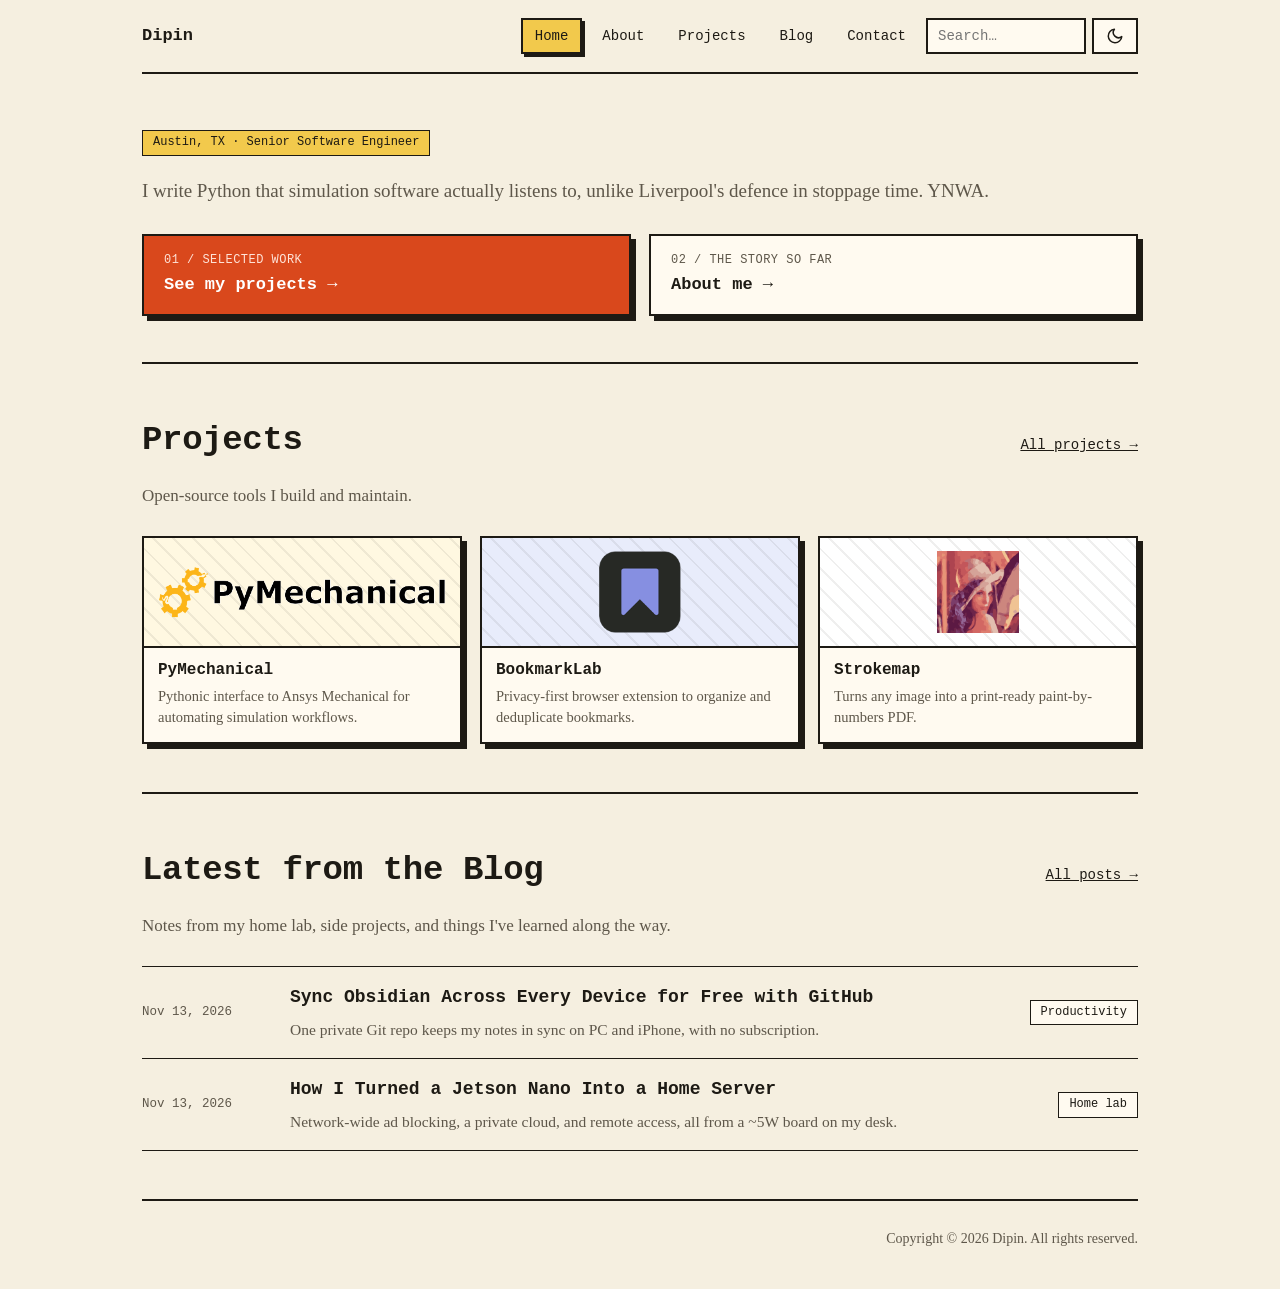
<file: index.html>
<!DOCTYPE html>
<html lang="en">
<head>
<meta charset="utf-8">
<meta name="viewport" content="width=device-width, initial-scale=1, viewport-fit=cover">
<meta name="color-scheme" content="light">
<meta name="description" content="Dipin Nair — Software Engineer with 7+ years building production Python & C++ software for simulation, automation, and developer tooling.">
<title>Dipin Nair — Software Engineer</title>
<link rel="stylesheet" href="assets/css/home.css">
<link rel="stylesheet" href="assets/css/header.css">
<script src="assets/js/search-index.js" defer></script>
<script src="assets/js/site.js" defer></script>
</head>
<body>
<div class="wrap">
<header>
  <a class="logo" href="index.html">Dipin</a>
  <nav id="nav" aria-label="Main navigation"><a href="index.html" aria-current="page">Home</a><a href="about/index.html">About</a><a href="projects/index.html">Projects</a><a href="blog/index.html">Blog</a><a href="contact/index.html">Contact</a><div class="search"><input id="q" type="search" placeholder="Search…" aria-label="Search the site" autocomplete="off"><ul id="results" hidden></ul></div><button class="theme-toggle" id="themeToggle" type="button" aria-label="Switch theme"><svg id="moonIcon" width="18" height="18" viewBox="0 0 24 24" fill="none" stroke="currentColor" stroke-width="2" stroke-linecap="round" stroke-linejoin="round" aria-hidden="true"><path d="M21 12.8A9 9 0 1 1 11.2 3a7 7 0 0 0 9.8 9.8z"/></svg><svg id="sunIcon" hidden width="18" height="18" viewBox="0 0 24 24" fill="none" stroke="currentColor" stroke-width="2" stroke-linecap="round" stroke-linejoin="round" aria-hidden="true"><circle cx="12" cy="12" r="4"/><path d="M12 2v2M12 20v2M4.9 4.9l1.4 1.4M17.7 17.7l1.4 1.4M2 12h2M20 12h2M4.9 19.1l1.4-1.4M17.7 6.3l1.4-1.4"/></svg></button></nav>
</header>

<!-- HOME -->
<main>
  <div class="hero">
    <span class="tag y">Austin, TX · Senior Software Engineer</span>
    <p style="max-width:none">I write Python that simulation software actually listens to, unlike Liverpool's defence in stoppage time. YNWA.</p>
    <div class="ctas">
      <a class="btn pri" href="projects/index.html"><small>01 / Selected work</small><b>See my projects →</b></a>
      <a class="btn" href="about/index.html"><small>02 / The story so far</small><b>About me →</b></a>
    </div>
  </div>

  <section>
    <div class="sh"><h2>Projects</h2><a href="projects/index.html">All projects →</a></div>
    <p class="lead">Open-source tools I build and maintain.</p>
    <div class="mini-row">
      <a class="card" href="projects/pymechanical.html"><div class="thumb" style="--c:#fff8e1"><img src="assets/images/projects/pymechanical-logo.png" alt="" width="2047" height="366"></div><div class="body"><h3>PyMechanical</h3><p>Pythonic interface to Ansys Mechanical for automating simulation workflows.</p></div></a>
      <a class="card" href="projects/bookmarklab.html"><div class="thumb" style="--c:#e8ecfb"><img src="assets/images/projects/bookmarklab-icon.png" alt="" width="128" height="128"></div><div class="body"><h3>BookmarkLab</h3><p>Privacy-first browser extension to organize and deduplicate bookmarks.</p></div></a>
      <a class="card" href="projects/strokemap.html"><div class="thumb" style="--c:#ffffff"><img src="assets/images/projects/strokemap-colorized.png" alt="" width="512" height="512"></div><div class="body"><h3>Strokemap</h3><p>Turns any image into a print-ready paint-by-numbers PDF.</p></div></a>
    </div>
  </section>

  <section>
    <div class="sh"><h2>Latest from the Blog</h2><a href="blog/index.html">All posts →</a></div>
    <p class="lead">Notes from my home lab, side projects, and things I've learned along the way.</p>
    <div>
      <a class="post" href="blog/obsidian-git-sync.html"><time class="meta" datetime="2026-11-13">Nov 13, 2026</time><div><h3>Sync Obsidian Across Every Device for Free with GitHub</h3><p>One private Git repo keeps my notes in sync on PC and iPhone, with no subscription.</p></div><span class="tag">Productivity</span></a>
      <a class="post" href="blog/jetson-nano-home-server.html"><time class="meta" datetime="2026-11-13">Nov 13, 2026</time><div><h3>How I Turned a Jetson Nano Into a Home Server</h3><p>Network-wide ad blocking, a private cloud, and remote access, all from a ~5W board on my desk.</p></div><span class="tag">Home lab</span></a>
    </div>
  </section>
</main>

<footer>Copyright © <span id="year"></span> Dipin. All rights reserved.</footer>
</div>
</body>
</html>
</file>
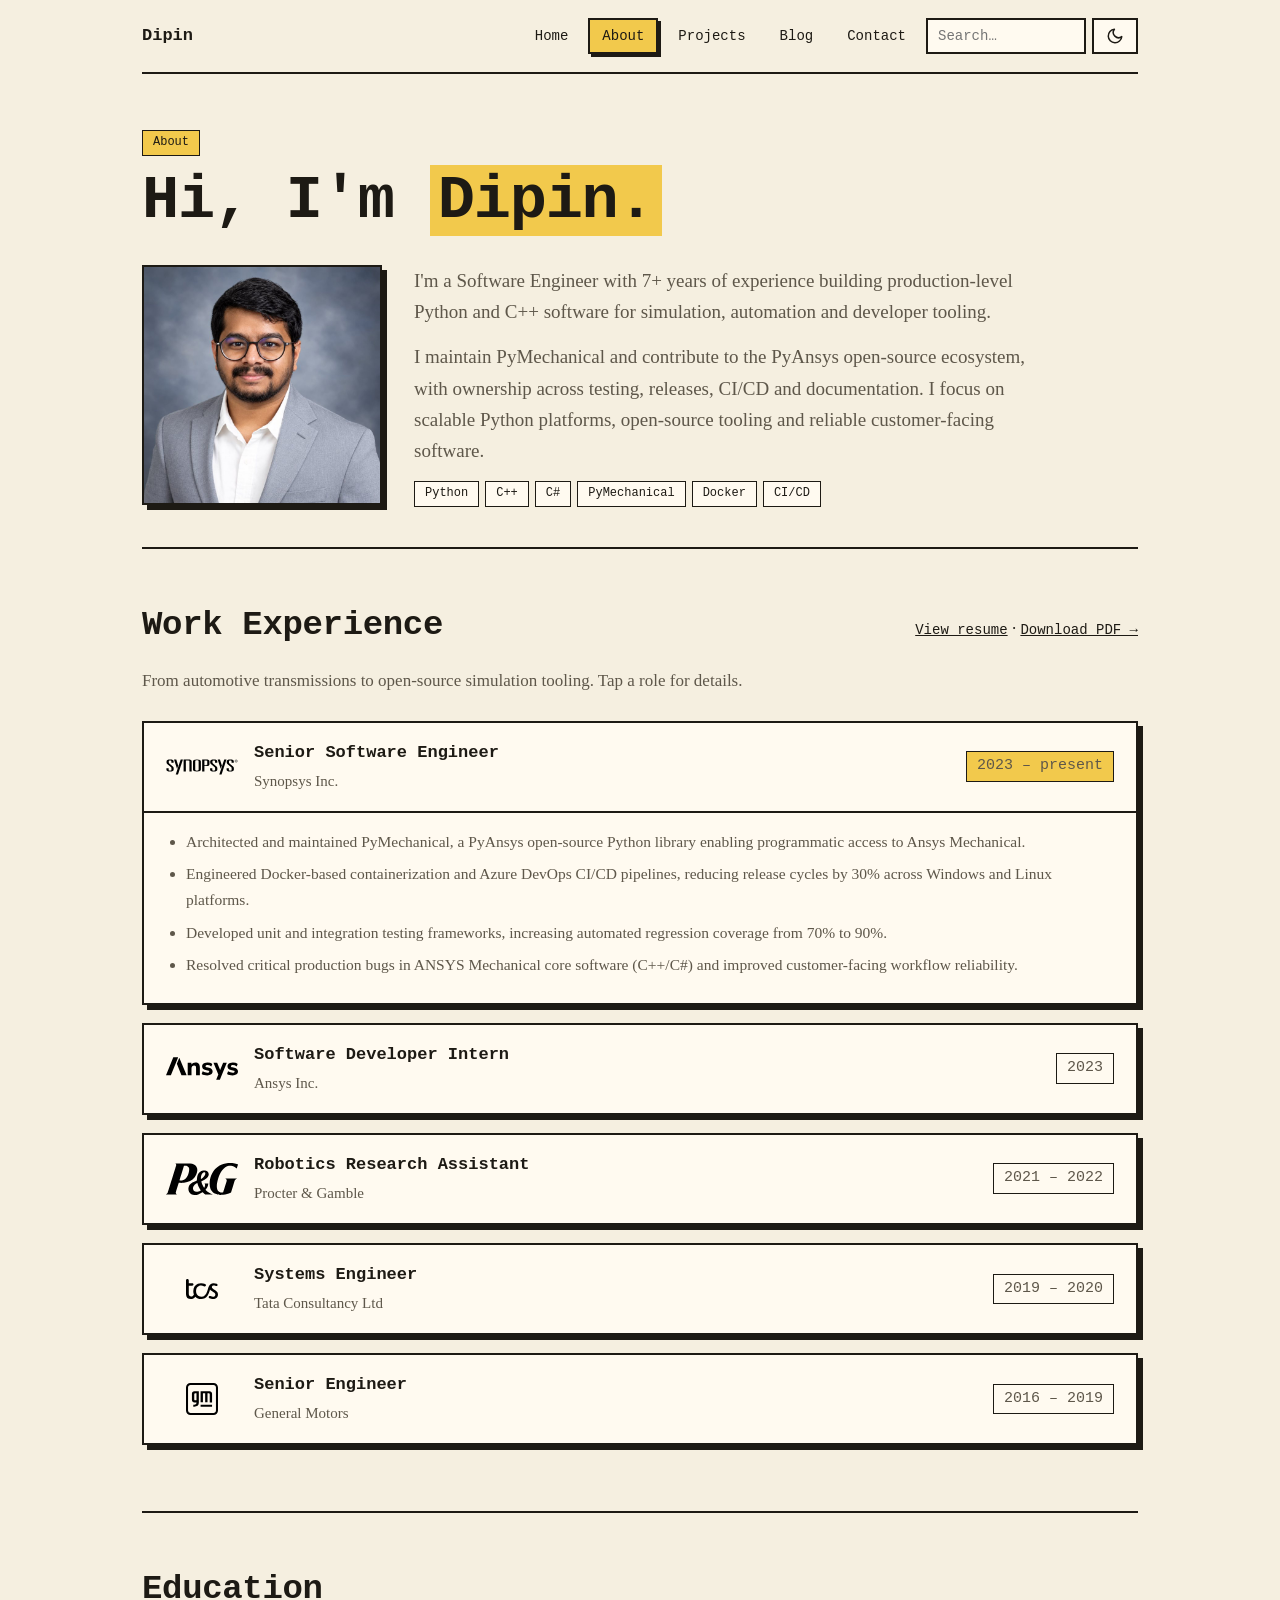
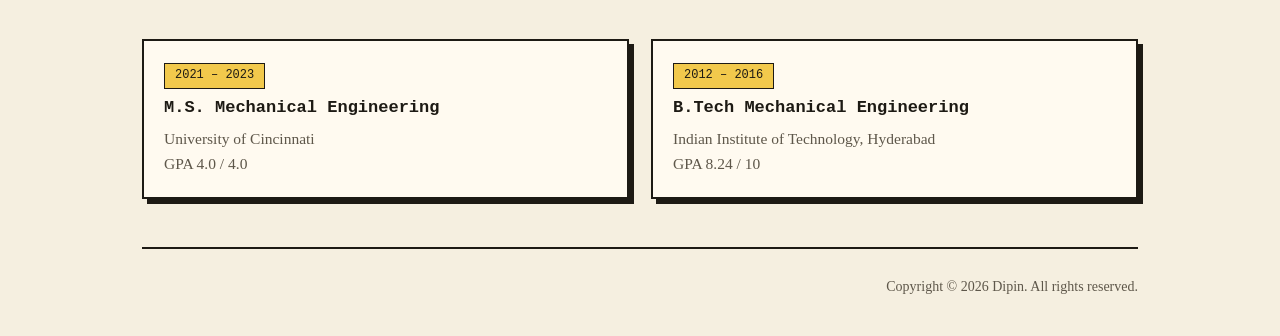
<file: about/index.html>
<!DOCTYPE html>
<html lang="en">
<head>
<meta charset="utf-8">
<meta name="viewport" content="width=device-width, initial-scale=1, viewport-fit=cover">
<meta name="color-scheme" content="light">
<meta name="description" content="About Dipin Nair: work experience and education of a software engineer building Python and C++ simulation tooling.">
<title>About — Dipin Nair</title>
<link rel="stylesheet" href="../assets/css/home.css">
<link rel="stylesheet" href="../assets/css/header.css">
<script src="../assets/js/search-index.js" defer></script>
<script src="../assets/js/site.js" defer></script>
</head>
<body>
<div class="wrap">
<header>
  <a class="logo" href="../index.html">Dipin</a>
  <nav id="nav" aria-label="Main navigation"><a href="../index.html">Home</a><a href="index.html" aria-current="page">About</a><a href="../projects/index.html">Projects</a><a href="../blog/index.html">Blog</a><a href="../contact/index.html">Contact</a><div class="search"><input id="q" type="search" placeholder="Search…" aria-label="Search the site" autocomplete="off"><ul id="results" hidden></ul></div><button class="theme-toggle" id="themeToggle" type="button" aria-label="Switch theme"><svg id="moonIcon" width="18" height="18" viewBox="0 0 24 24" fill="none" stroke="currentColor" stroke-width="2" stroke-linecap="round" stroke-linejoin="round" aria-hidden="true"><path d="M21 12.8A9 9 0 1 1 11.2 3a7 7 0 0 0 9.8 9.8z"/></svg><svg id="sunIcon" hidden width="18" height="18" viewBox="0 0 24 24" fill="none" stroke="currentColor" stroke-width="2" stroke-linecap="round" stroke-linejoin="round" aria-hidden="true"><circle cx="12" cy="12" r="4"/><path d="M12 2v2M12 20v2M4.9 4.9l1.4 1.4M17.7 17.7l1.4 1.4M2 12h2M20 12h2M4.9 19.1l1.4-1.4M17.7 6.3l1.4-1.4"/></svg></button></nav>
</header>

<main>
  <div class="hero" style="padding-bottom:40px">
    <span class="tag y">About</span>
    <h1>Hi, I'm <span>Dipin.</span></h1>
    <div class="about" style="margin-top:30px">
      <img class="avatar" src="../assets/images/profile.jpg" alt="Portrait of Dipin Nair" width="768" height="768">
      <div>
        <p>I'm a Software Engineer with 7+ years of experience building production-level Python and C++ software for simulation, automation and developer tooling.</p>
        <p>I maintain PyMechanical and contribute to the PyAnsys open-source ecosystem, with ownership across testing, releases, CI/CD and documentation. I focus on scalable Python platforms, open-source tooling and reliable customer-facing software.</p>
        <div class="tags"><span class="tag">Python</span><span class="tag">C++</span><span class="tag">C#</span><span class="tag">PyMechanical</span><span class="tag">Docker</span><span class="tag">CI/CD</span></div>
      </div>
    </div>
  </div>

  <section>
    <div class="sh"><h2>Work Experience</h2><span><a href="https://dipinknair.github.io/resume/" target="_blank" rel="noopener noreferrer">View resume</a> · <a href="https://raw.githubusercontent.com/dipinknair/resume/main/DIPIN_KN_Resume.pdf">Download PDF →</a></span></div>
    <p class="lead">From automotive transmissions to open-source simulation tooling. Tap a role for details.</p>
    <details class="job" open><summary><div class="co"><img src="../assets/images/logos/synopsys.svg" alt=""><div><b>Senior Software Engineer</b><span>Synopsys Inc.</span></div></div><span class="tag y">2023 – present</span></summary>
    <ul><li>Architected and maintained PyMechanical, a PyAnsys open-source Python library enabling programmatic access to Ansys Mechanical.</li><li>Engineered Docker-based containerization and Azure DevOps CI/CD pipelines, reducing release cycles by 30% across Windows and Linux platforms.</li><li>Developed unit and integration testing frameworks, increasing automated regression coverage from 70% to 90%.</li><li>Resolved critical production bugs in ANSYS Mechanical core software (C++/C#) and improved customer-facing workflow reliability.</li></ul></details>
    <details class="job"><summary><div class="co"><img src="../assets/images/logos/ansys.svg" alt=""><div><b>Software Developer Intern</b><span>Ansys Inc.</span></div></div><span class="tag">2023</span></summary>
    <ul><li>Contributed ANSYS Mechanical release features with the Linear Dynamics team, supporting production C++/C# development workflows.</li><li>Validated changes through Windows/Linux developer builds, Azure pipelines, and ARM tests before integration.</li><li>Applied COM principles to extend Mechanical interfaces and partnered with test teams to triage defects and document release functionality.</li></ul></details>
    <details class="job"><summary><div class="co"><img src="../assets/images/logos/pg.svg" alt=""><div><b>Robotics Research Assistant</b><span>Procter &amp; Gamble</span></div></div><span class="tag">2021 – 2022</span></summary>
    <ul><li>Automated fragrance consumption analysis for 600+ air fresheners using robotic batch testing workflows.</li><li>Enabled robot weighing, QR-code computer vision, and validated data uploads to Siemens server workflows.</li><li>Created a Python PyQt GUI to improve customer interaction and standardize test execution.</li></ul></details>
    <details class="job"><summary><div class="co"><img src="../assets/images/logos/tcs.svg" alt=""><div><b>Systems Engineer</b><span>Tata Consultancy Ltd</span></div></div><span class="tag">2019 – 2020</span></summary>
    <ul><li>Earned Design for Six Sigma Black Belt certification by supervising 2 projects as team leader and facilitator.</li><li>Coordinated development of 12 efficiency modules in MASTA software using C++.</li><li>Led a cross-functional team of 4 to automate meshing in SimLab using JavaScript for simulation analysis.</li></ul></details>
    <details class="job"><summary><div class="co"><img src="../assets/images/logos/gm.svg" alt=""><div><b>Senior Engineer</b><span>General Motors</span></div></div><span class="tag">2016 – 2019</span></summary>
    <ul><li>Automated Abaqus system modeling with VBA scripting, reducing manual effort by 85%.</li><li>Earned 7 recognitions, including Work of Wonder and Pat on the Back, for transmission efficiency optimization.</li></ul></details>
  </section>

  <section>
    <h2>Education</h2>
    <div class="grid" style="margin-top:22px">
      <div class="card"><div class="body"><span class="tag y">2021 – 2023</span><h3>M.S. Mechanical Engineering</h3><p>University of Cincinnati<br>GPA 4.0 / 4.0</p></div></div>
      <div class="card"><div class="body"><span class="tag y">2012 – 2016</span><h3>B.Tech Mechanical Engineering</h3><p>Indian Institute of Technology, Hyderabad<br>GPA 8.24 / 10</p></div></div>
    </div>
  </section>
</main>

<footer>Copyright © <span id="year"></span> Dipin. All rights reserved.</footer>
</div>
</body>
</html>
</file>
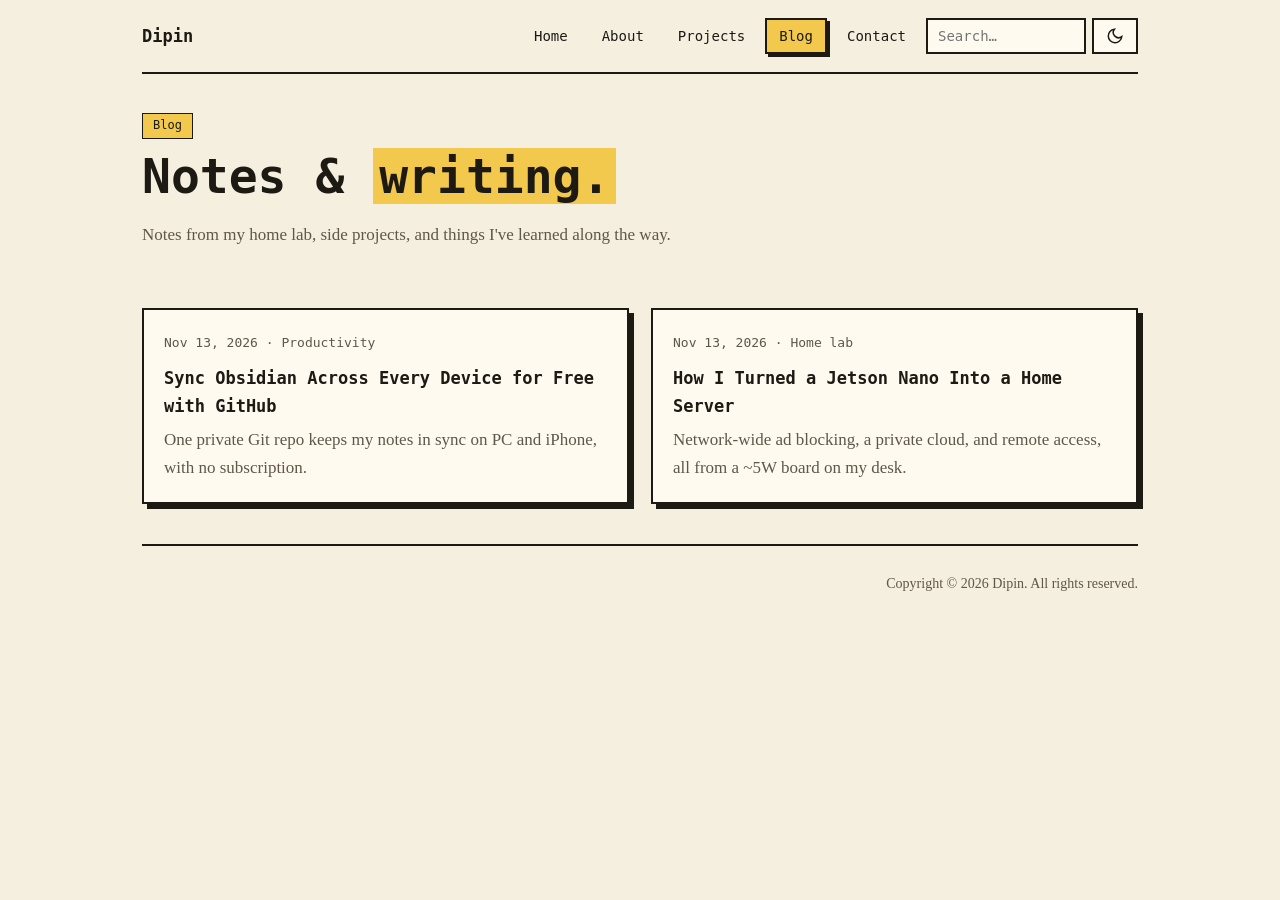
<file: blog/index.html>
<!DOCTYPE html>
<html lang="en">
<head>
  <meta charset="utf-8">
  <meta name="viewport" content="width=device-width, initial-scale=1">
  <meta name="description" content="Notes from my home lab, side projects, and things I've learned along the way.">
  <title>Blog — Dipin Nair</title>
  <link rel="stylesheet" href="../assets/css/standalone.css">
  <link rel="stylesheet" href="../assets/css/header.css">
  <script src="../assets/js/search-index.js" defer></script>
  <script src="../assets/js/site.js" defer></script>
</head>
<body>
<div class="wrap">
  <header>
    <a class="logo" href="../index.html">Dipin</a>
    <nav id="nav" aria-label="Main navigation">
      <a href="../index.html">Home</a>
      <a href="../about/index.html">About</a>
      <a href="../projects/index.html">Projects</a>
      <a href="index.html" aria-current="page">Blog</a>
      <a href="../contact/index.html">Contact</a>
      <div class="search">
        <input id="q" type="search" placeholder="Search…" aria-label="Search the site" autocomplete="off">
        <ul id="results" hidden></ul>
      </div>
      <button class="theme-toggle" id="themeToggle" type="button" aria-label="Switch theme">
        <svg id="moonIcon" width="18" height="18" viewBox="0 0 24 24" fill="none" stroke="currentColor" stroke-width="2" aria-hidden="true"><path d="M21 12.8A9 9 0 1 1 11.2 3a7 7 0 0 0 9.8 9.8z"/></svg>
        <svg id="sunIcon" hidden width="18" height="18" viewBox="0 0 24 24" fill="none" stroke="currentColor" stroke-width="2" aria-hidden="true"><circle cx="12" cy="12" r="4"/><path d="M12 2v2M12 20v2M4.9 4.9l1.4 1.4M17.7 17.7l1.4 1.4M2 12h2M20 12h2M4.9 19.1l1.4-1.4M17.7 6.3l1.4-1.4"/></svg>
      </button>
    </nav>
  </header>
  <main>
    <section class="hero">
      <span class="tag highlight">Blog</span>
      <h1>Notes &amp; <span>writing.</span></h1>
      <p class="lead">Notes from my home lab, side projects, and things I've learned along the way.</p>
    </section>
    <section class="grid" aria-label="Blog posts">
      <a class="card" href="obsidian-git-sync.html">
        <div class="body">
          <time class="meta" datetime="2026-11-13">Nov 13, 2026 · Productivity</time>
          <h2>Sync Obsidian Across Every Device for Free with GitHub</h2>
          <p>One private Git repo keeps my notes in sync on PC and iPhone, with no subscription.</p>
        </div>
      </a>
      <a class="card" href="jetson-nano-home-server.html">
        <div class="body">
          <time class="meta" datetime="2026-11-13">Nov 13, 2026 · Home lab</time>
          <h2>How I Turned a Jetson Nano Into a Home Server</h2>
          <p>Network-wide ad blocking, a private cloud, and remote access, all from a ~5W board on my desk.</p>
        </div>
      </a>
    </section>
  </main>
  <footer>Copyright © <span id="year"></span> Dipin. All rights reserved.</footer>
</div>
</body>
</html>
</file>
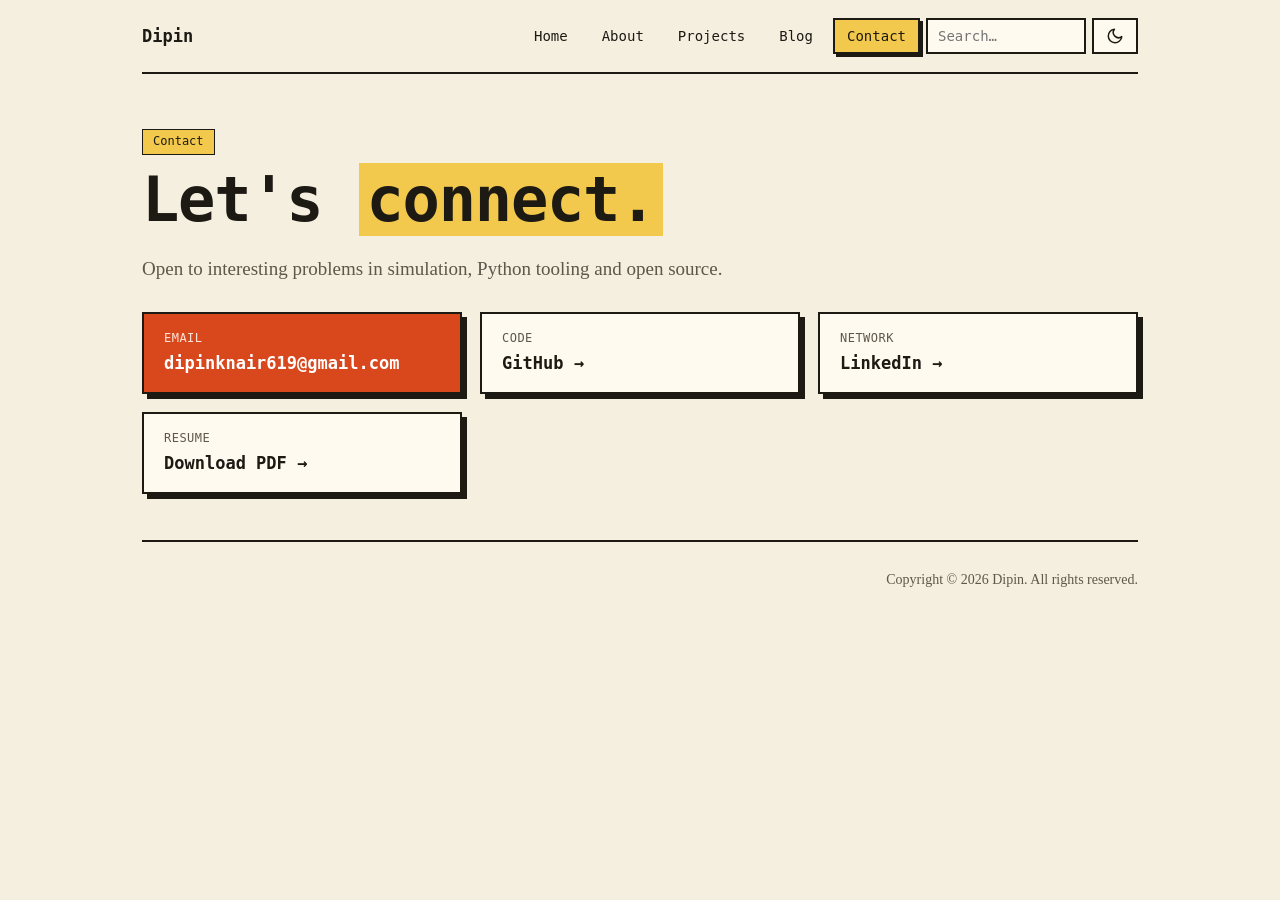
<file: contact/index.html>
<!DOCTYPE html>
<html lang="en">
<head>
<meta charset="utf-8">
<meta name="viewport" content="width=device-width, initial-scale=1, viewport-fit=cover">
<meta name="color-scheme" content="light">
<meta name="description" content="Contact Dipin Nair by email, GitHub, or LinkedIn, or download the resume.">
<title>Contact — Dipin Nair</title>
<link rel="stylesheet" href="../assets/css/home.css">
<link rel="stylesheet" href="../assets/css/header.css">
<script src="../assets/js/search-index.js" defer></script>
<script src="../assets/js/site.js" defer></script>
</head>
<body>
<div class="wrap">
<header>
  <a class="logo" href="../index.html">Dipin</a>
  <nav id="nav" aria-label="Main navigation"><a href="../index.html">Home</a><a href="../about/index.html">About</a><a href="../projects/index.html">Projects</a><a href="../blog/index.html">Blog</a><a href="index.html" aria-current="page">Contact</a><div class="search"><input id="q" type="search" placeholder="Search…" aria-label="Search the site" autocomplete="off"><ul id="results" hidden></ul></div><button class="theme-toggle" id="themeToggle" type="button" aria-label="Switch theme"><svg id="moonIcon" width="18" height="18" viewBox="0 0 24 24" fill="none" stroke="currentColor" stroke-width="2" stroke-linecap="round" stroke-linejoin="round" aria-hidden="true"><path d="M21 12.8A9 9 0 1 1 11.2 3a7 7 0 0 0 9.8 9.8z"/></svg><svg id="sunIcon" hidden width="18" height="18" viewBox="0 0 24 24" fill="none" stroke="currentColor" stroke-width="2" stroke-linecap="round" stroke-linejoin="round" aria-hidden="true"><circle cx="12" cy="12" r="4"/><path d="M12 2v2M12 20v2M4.9 4.9l1.4 1.4M17.7 17.7l1.4 1.4M2 12h2M20 12h2M4.9 19.1l1.4-1.4M17.7 6.3l1.4-1.4"/></svg></button></nav>
</header>

<main>
  <div class="hero">
    <span class="tag y">Contact</span>
    <h1>Let's <span>connect.</span></h1>
    <p style="max-width:none">Open to interesting problems in simulation, Python tooling and open source.</p>
    <div class="ctas">
      <a class="btn pri" href="mailto:dipinknair619@gmail.com"><small>Email</small><b>dipinknair619@gmail.com</b></a>
      <a class="btn" href="https://github.com/dipinknair" target="_blank" rel="noopener noreferrer"><small>Code</small><b>GitHub →</b></a>
      <a class="btn" href="https://linkedin.com/in/dipinknair619" target="_blank" rel="noopener noreferrer"><small>Network</small><b>LinkedIn →</b></a>
      <a class="btn" href="https://raw.githubusercontent.com/dipinknair/resume/main/DIPIN_KN_Resume.pdf"><small>Resume</small><b>Download PDF →</b></a>
    </div>
  </div>
</main>

<footer>Copyright © <span id="year"></span> Dipin. All rights reserved.</footer>
</div>
</body>
</html>
</file>
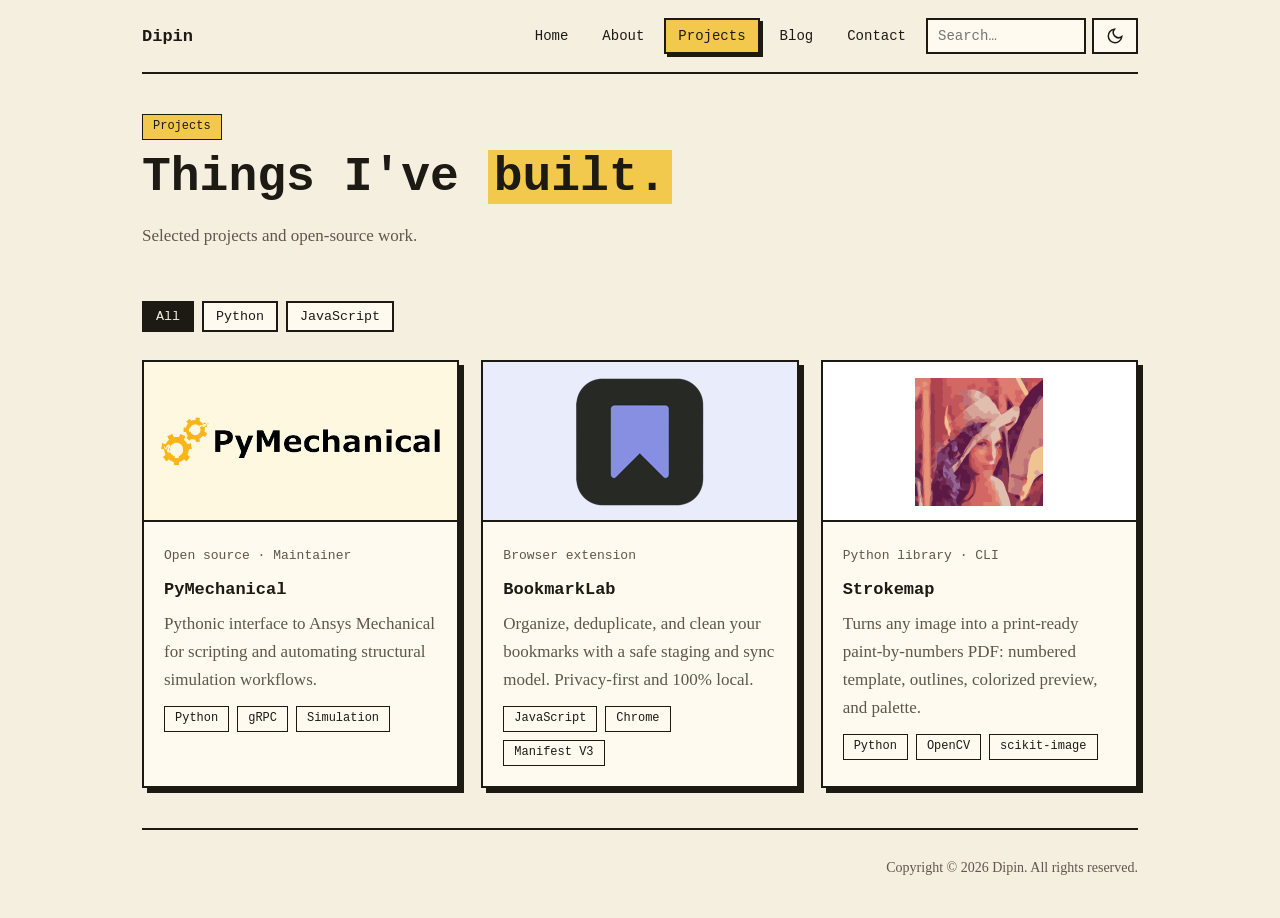
<file: projects/index.html>
<!DOCTYPE html>
<html lang="en">
<head>
  <meta charset="utf-8">
  <meta name="viewport" content="width=device-width, initial-scale=1">
  <meta name="description" content="Selected software and open-source projects by Dipin Nair.">
  <title>Projects — Dipin Nair</title>
  <link rel="stylesheet" href="../assets/css/standalone.css">
  <link rel="stylesheet" href="../assets/css/header.css">
  <script src="../assets/js/search-index.js" defer></script>
  <script src="../assets/js/site.js" defer></script>
</head>
<body>
<div class="wrap">
  <header>
    <a class="logo" href="../index.html">Dipin</a>
    <nav id="nav" aria-label="Main navigation">
      <a href="../index.html">Home</a>
      <a href="../about/index.html">About</a>
      <a href="index.html" aria-current="page">Projects</a>
      <a href="../blog/index.html">Blog</a>
      <a href="../contact/index.html">Contact</a>
      <div class="search">
        <input id="q" type="search" placeholder="Search…" aria-label="Search the site" autocomplete="off">
        <ul id="results" hidden></ul>
      </div>
      <button class="theme-toggle" id="themeToggle" type="button" aria-label="Switch theme">
        <svg id="moonIcon" width="18" height="18" viewBox="0 0 24 24" fill="none" stroke="currentColor" stroke-width="2" aria-hidden="true"><path d="M21 12.8A9 9 0 1 1 11.2 3a7 7 0 0 0 9.8 9.8z"/></svg>
        <svg id="sunIcon" hidden width="18" height="18" viewBox="0 0 24 24" fill="none" stroke="currentColor" stroke-width="2" aria-hidden="true"><circle cx="12" cy="12" r="4"/><path d="M12 2v2M12 20v2M4.9 4.9l1.4 1.4M17.7 17.7l1.4 1.4M2 12h2M20 12h2M4.9 19.1l1.4-1.4M17.7 6.3l1.4-1.4"/></svg>
      </button>
    </nav>
  </header>
  <main>
    <section class="hero">
      <span class="tag highlight">Projects</span>
      <h1>Things I've <span>built.</span></h1>
      <p class="lead">Selected projects and open-source work.</p>
    </section>
    <section aria-label="Project list">
      <div class="chips" aria-label="Filter projects">
        <button type="button" data-filter="all" aria-pressed="true">All</button>
        <button type="button" data-filter="python" aria-pressed="false">Python</button>
        <button type="button" data-filter="javascript" aria-pressed="false">JavaScript</button>
      </div>
      <div class="grid" id="projectGrid">
        <a class="card" data-cat="python" href="pymechanical.html">
          <div class="thumb" style="--tile:#fff8e1"><img src="../assets/images/projects/pymechanical-logo.png" alt="PyMechanical logo" width="2047" height="366"></div>
          <div class="body"><span class="meta">Open source · Maintainer</span><h2>PyMechanical</h2><p>Pythonic interface to Ansys Mechanical for scripting and automating structural simulation workflows.</p><div class="tags"><span class="tag">Python</span><span class="tag">gRPC</span><span class="tag">Simulation</span></div></div>
        </a>
        <a class="card" data-cat="javascript" href="bookmarklab.html">
          <div class="thumb" style="--tile:#e8ecfb"><img src="../assets/images/projects/bookmarklab-icon.png" alt="BookmarkLab app icon" width="128" height="128"></div>
          <div class="body"><span class="meta">Browser extension</span><h2>BookmarkLab</h2><p>Organize, deduplicate, and clean your bookmarks with a safe staging and sync model. Privacy-first and 100% local.</p><div class="tags"><span class="tag">JavaScript</span><span class="tag">Chrome</span><span class="tag">Manifest V3</span></div></div>
        </a>
        <a class="card" data-cat="python" href="strokemap.html">
          <div class="thumb" style="--tile:#ffffff"><img src="../assets/images/projects/strokemap-colorized.png" alt="Colorized paint-by-numbers preview generated by Strokemap" width="512" height="512"></div>
          <div class="body"><span class="meta">Python library · CLI</span><h2>Strokemap</h2><p>Turns any image into a print-ready paint-by-numbers PDF: numbered template, outlines, colorized preview, and palette.</p><div class="tags"><span class="tag">Python</span><span class="tag">OpenCV</span><span class="tag">scikit-image</span></div></div>
        </a>
      </div>
    </section>
  </main>
  <footer>Copyright © <span id="year"></span> Dipin. All rights reserved.</footer>
</div>
<script>
  const filters = document.querySelectorAll('[data-filter]');
  const cards = document.querySelectorAll('#projectGrid [data-cat]');
  filters.forEach((filter) => {
    filter.addEventListener('click', () => {
      const selected = filter.dataset.filter;
      filters.forEach((item) => item.setAttribute('aria-pressed', String(item === filter)));
      cards.forEach((card) => {
        card.hidden = selected !== 'all' && card.dataset.cat !== selected;
      });
    });
  });
</script>
</body>
</html>
</file>
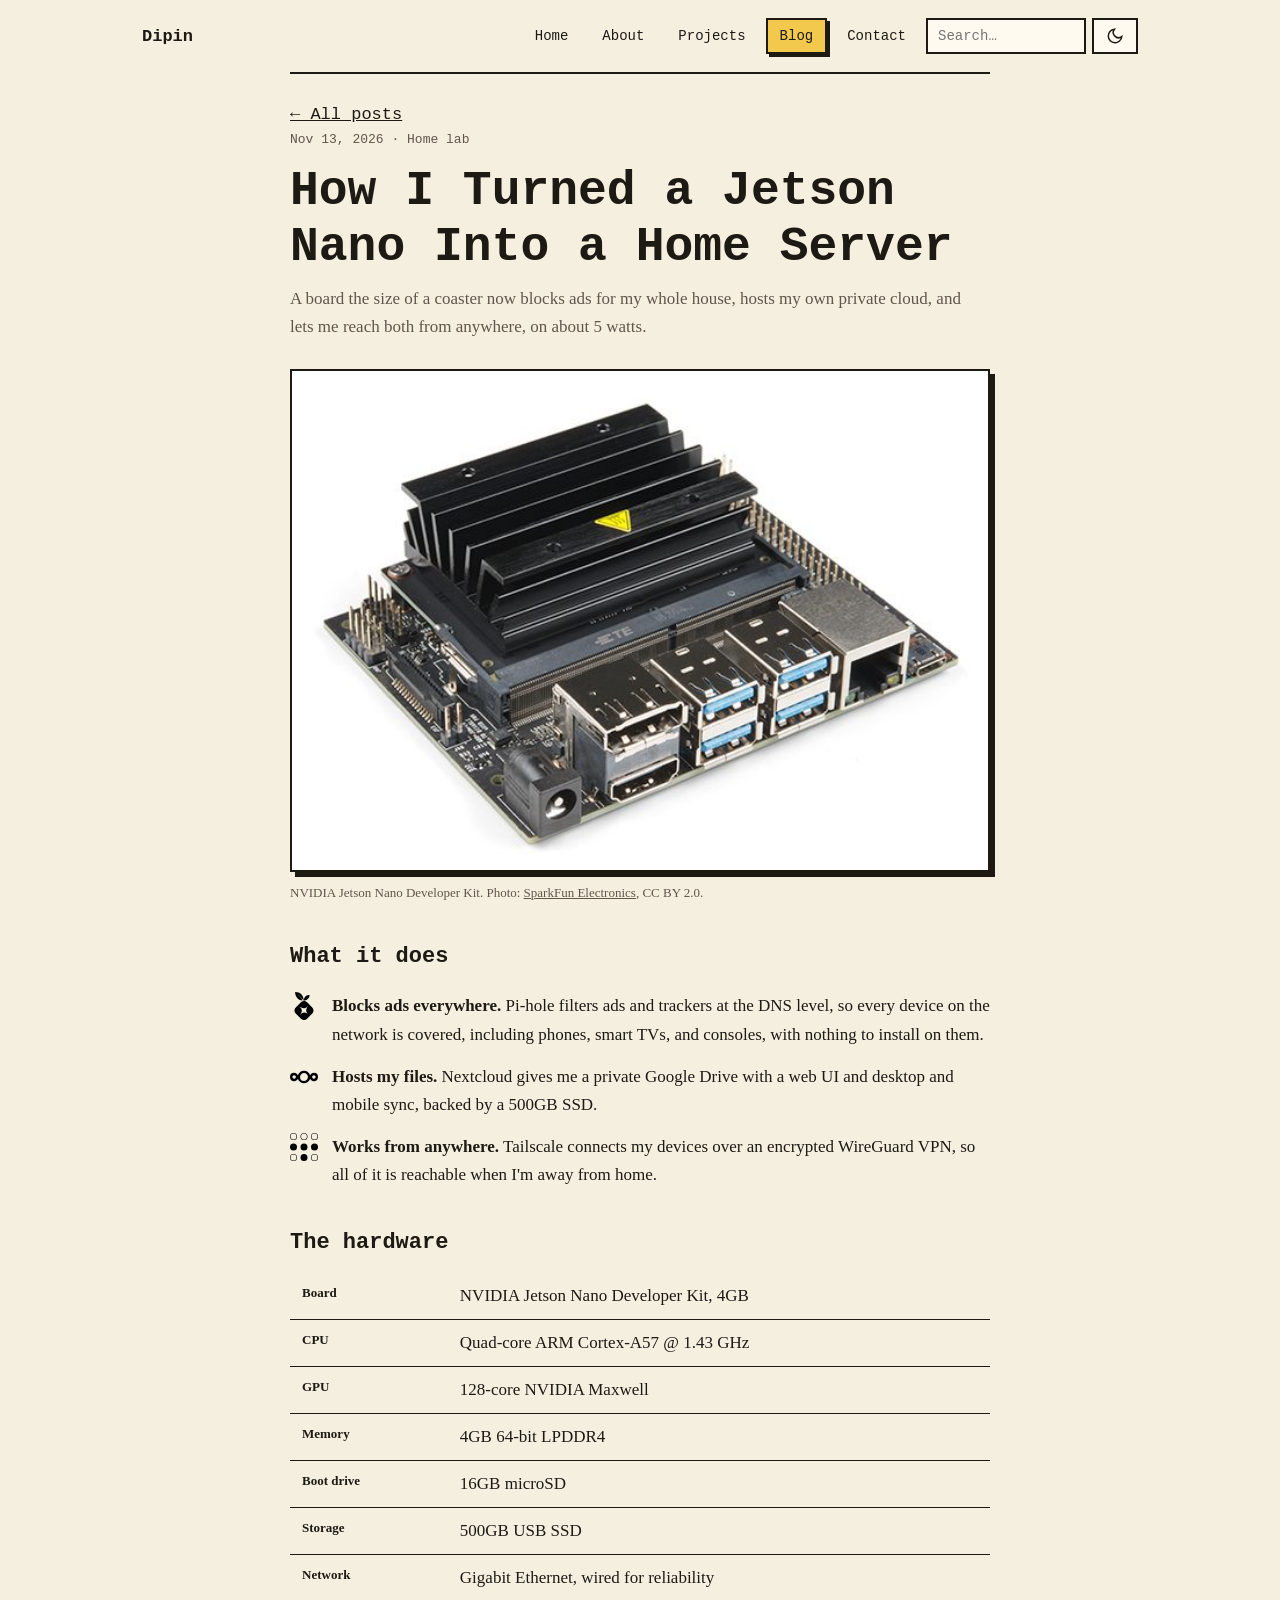
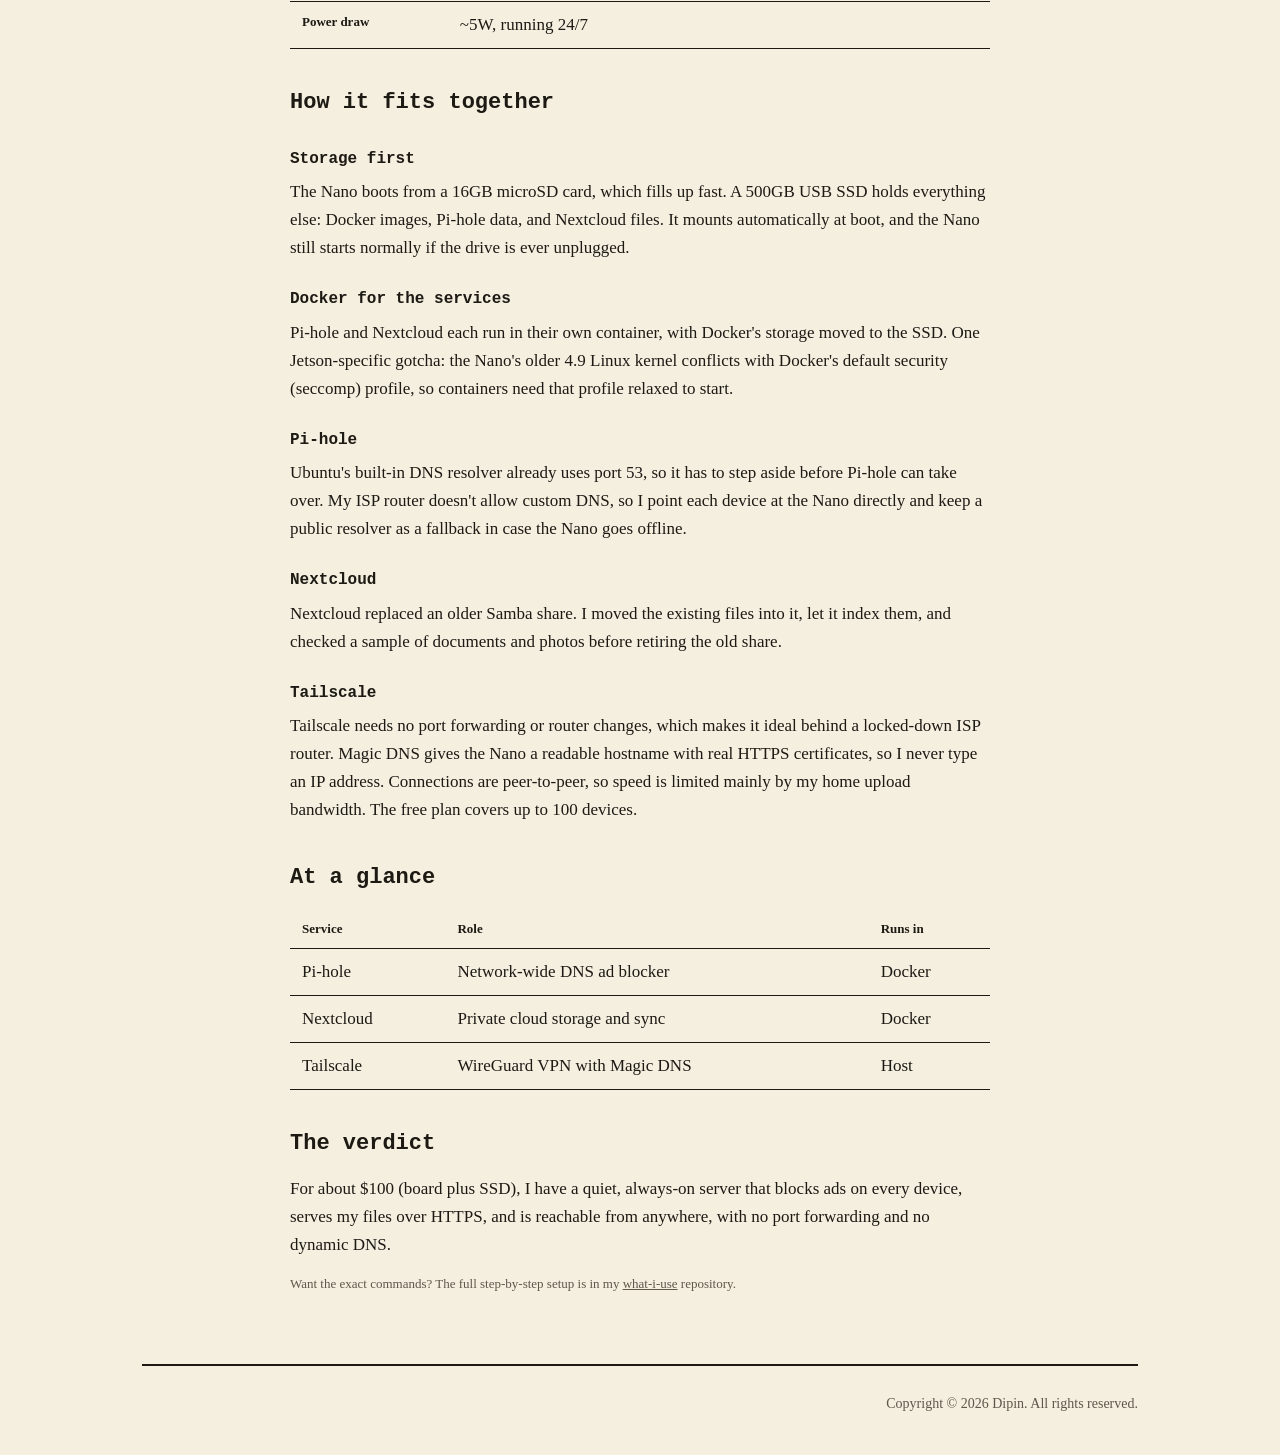
<file: blog/jetson-nano-home-server.html>
<!DOCTYPE html>
<html lang="en">
<head>
  <meta charset="utf-8">
  <meta name="viewport" content="width=device-width, initial-scale=1">
  <meta name="description" content="How I use a Jetson Nano as a low-power home server for Pi-hole, Nextcloud, and Tailscale.">
  <title>How I Turned a Jetson Nano Into a Home Server — Dipin Nair</title>
  <link rel="stylesheet" href="../assets/css/standalone.css">
  <link rel="stylesheet" href="../assets/css/header.css">
  <script src="../assets/js/search-index.js" defer></script>
  <script src="../assets/js/site.js" defer></script>
</head>
<body>
<div class="wrap">
  <header>
    <a class="logo" href="../index.html">Dipin</a>
    <nav id="nav" aria-label="Main navigation">
      <a href="../index.html">Home</a>
      <a href="../about/index.html">About</a>
      <a href="../projects/index.html">Projects</a>
      <a href="index.html" aria-current="page">Blog</a>
      <a href="../contact/index.html">Contact</a>
      <div class="search">
        <input id="q" type="search" placeholder="Search…" aria-label="Search the site" autocomplete="off">
        <ul id="results" hidden></ul>
      </div>
      <button class="theme-toggle" id="themeToggle" type="button" aria-label="Switch theme">
        <svg id="moonIcon" width="18" height="18" viewBox="0 0 24 24" fill="none" stroke="currentColor" stroke-width="2" aria-hidden="true"><path d="M21 12.8A9 9 0 1 1 11.2 3a7 7 0 0 0 9.8 9.8z"/></svg>
        <svg id="sunIcon" hidden width="18" height="18" viewBox="0 0 24 24" fill="none" stroke="currentColor" stroke-width="2" aria-hidden="true"><circle cx="12" cy="12" r="4"/><path d="M12 2v2M12 20v2M4.9 4.9l1.4 1.4M17.7 17.7l1.4 1.4M2 12h2M20 12h2M4.9 19.1l1.4-1.4M17.7 6.3l1.4-1.4"/></svg>
      </button>
    </nav>
  </header>
  <main>
    <article class="article">
      <a class="mono" href="index.html">← All posts</a>
      <p class="meta"><time datetime="2026-11-13">Nov 13, 2026</time> · Home lab</p>
      <h1>How I Turned a Jetson Nano Into a Home Server</h1>
      <p class="dek">A board the size of a coaster now blocks ads for my whole house, hosts my own private cloud, and lets me reach both from anywhere, on about 5 watts.</p>

      <figure>
        <img src="../assets/images/blog/jetson-nano.jpg" alt="NVIDIA Jetson Nano Developer Kit with its black heatsink and row of USB ports" width="600" height="430">
        <figcaption>NVIDIA Jetson Nano Developer Kit. Photo: <a href="https://commons.wikimedia.org/wiki/File:NVIDIA_Jetson_Nano_Developer_Kit_(47616885631)_(cropped).jpg" target="_blank" rel="noopener noreferrer">SparkFun Electronics</a>, CC BY 2.0.</figcaption>
      </figure>

      <h2>What it does</h2>
      <ul class="does">
        <li><img src="../assets/images/logos/pihole.svg" alt=""><div><b>Blocks ads everywhere.</b> Pi-hole filters ads and trackers at the DNS level, so every device on the network is covered, including phones, smart TVs, and consoles, with nothing to install on them.</div></li>
        <li><img src="../assets/images/logos/nextcloud.svg" alt=""><div><b>Hosts my files.</b> Nextcloud gives me a private Google Drive with a web UI and desktop and mobile sync, backed by a 500GB SSD.</div></li>
        <li><img src="../assets/images/logos/tailscale.svg" alt=""><div><b>Works from anywhere.</b> Tailscale connects my devices over an encrypted WireGuard VPN, so all of it is reachable when I'm away from home.</div></li>
      </ul>

      <h2>The hardware</h2>
      <table>
        <tr><th>Board</th><td>NVIDIA Jetson Nano Developer Kit, 4GB</td></tr>
        <tr><th>CPU</th><td>Quad-core ARM Cortex-A57 @ 1.43 GHz</td></tr>
        <tr><th>GPU</th><td>128-core NVIDIA Maxwell</td></tr>
        <tr><th>Memory</th><td>4GB 64-bit LPDDR4</td></tr>
        <tr><th>Boot drive</th><td>16GB microSD</td></tr>
        <tr><th>Storage</th><td>500GB USB SSD</td></tr>
        <tr><th>Network</th><td>Gigabit Ethernet, wired for reliability</td></tr>
        <tr><th>Power draw</th><td>~5W, running 24/7</td></tr>
      </table>

      <h2>How it fits together</h2>
      <h3>Storage first</h3>
      <p>The Nano boots from a 16GB microSD card, which fills up fast. A 500GB USB SSD holds everything else: Docker images, Pi-hole data, and Nextcloud files. It mounts automatically at boot, and the Nano still starts normally if the drive is ever unplugged.</p>

      <h3>Docker for the services</h3>
      <p>Pi-hole and Nextcloud each run in their own container, with Docker's storage moved to the SSD. One Jetson-specific gotcha: the Nano's older 4.9 Linux kernel conflicts with Docker's default security (seccomp) profile, so containers need that profile relaxed to start.</p>

      <h3>Pi-hole</h3>
      <p>Ubuntu's built-in DNS resolver already uses port 53, so it has to step aside before Pi-hole can take over. My ISP router doesn't allow custom DNS, so I point each device at the Nano directly and keep a public resolver as a fallback in case the Nano goes offline.</p>

      <h3>Nextcloud</h3>
      <p>Nextcloud replaced an older Samba share. I moved the existing files into it, let it index them, and checked a sample of documents and photos before retiring the old share.</p>

      <h3>Tailscale</h3>
      <p>Tailscale needs no port forwarding or router changes, which makes it ideal behind a locked-down ISP router. Magic DNS gives the Nano a readable hostname with real HTTPS certificates, so I never type an IP address. Connections are peer-to-peer, so speed is limited mainly by my home upload bandwidth. The free plan covers up to 100 devices.</p>

      <h2>At a glance</h2>
      <table>
        <tr><th>Service</th><th>Role</th><th>Runs in</th></tr>
        <tr><td>Pi-hole</td><td>Network-wide DNS ad blocker</td><td>Docker</td></tr>
        <tr><td>Nextcloud</td><td>Private cloud storage and sync</td><td>Docker</td></tr>
        <tr><td>Tailscale</td><td>WireGuard VPN with Magic DNS</td><td>Host</td></tr>
      </table>

      <h2>The verdict</h2>
      <p>For about $100 (board plus SSD), I have a quiet, always-on server that blocks ads on every device, serves my files over HTTPS, and is reachable from anywhere, with no port forwarding and no dynamic DNS.</p>

      <p class="note">Want the exact commands? The full step-by-step setup is in my <a href="https://github.com/dipinknair/what-i-use/blob/main/blogs/jetson-nano-homeserver.md" target="_blank" rel="noopener noreferrer">what-i-use</a> repository.</p>
    </article>
  </main>
  <footer>Copyright © <span id="year"></span> Dipin. All rights reserved.</footer>
</div>
</body>
</html>
</file>
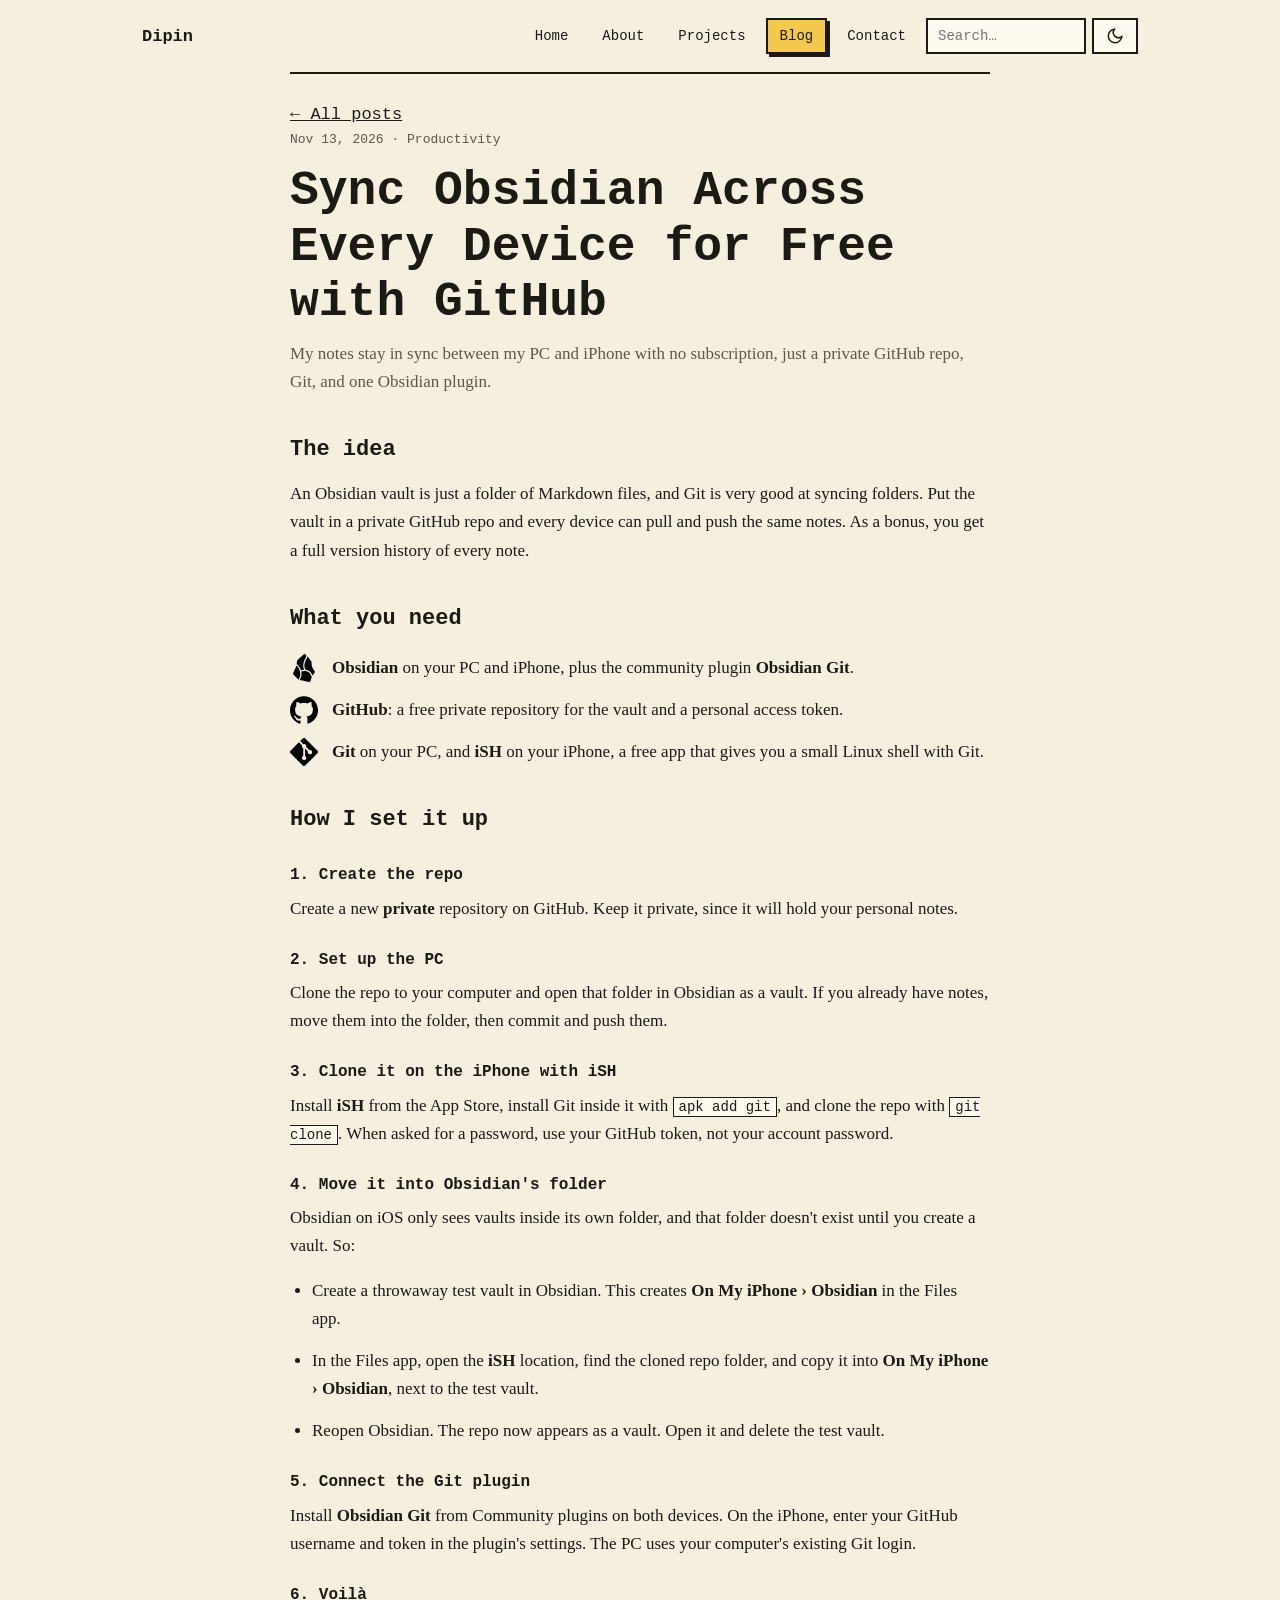
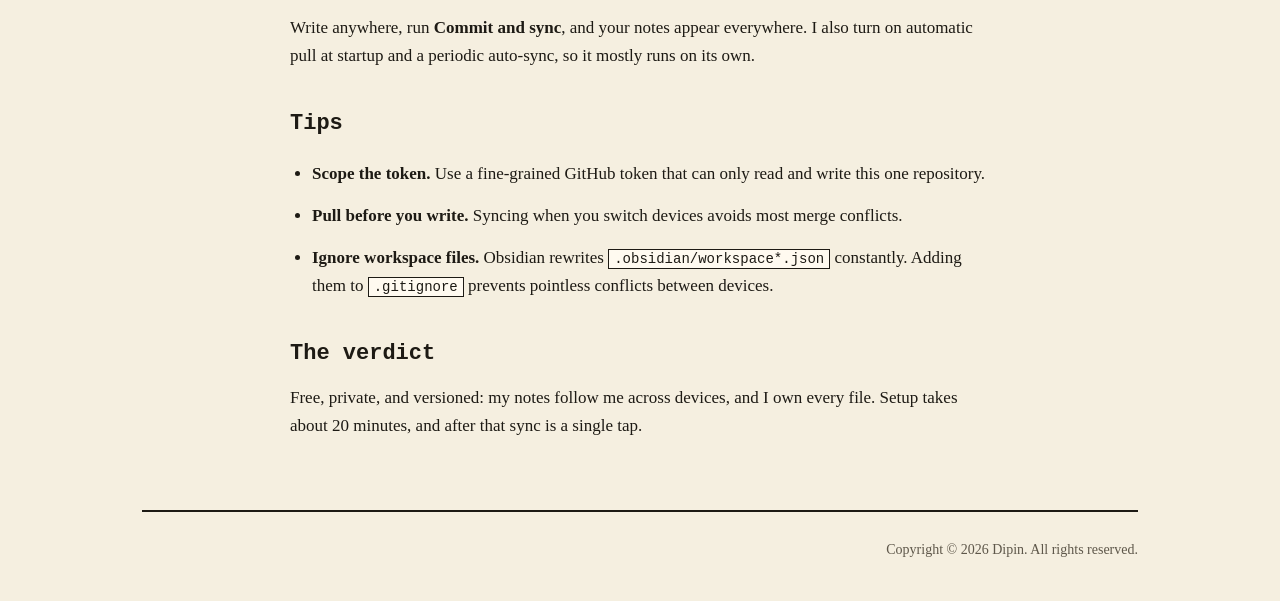
<file: blog/obsidian-git-sync.html>
<!DOCTYPE html>
<html lang="en">
<head>
  <meta charset="utf-8">
  <meta name="viewport" content="width=device-width, initial-scale=1">
  <meta name="description" content="Sync Obsidian between PC and iPhone for free with a private GitHub repository, Git, and the Obsidian Git plugin.">
  <title>Sync Obsidian Across Every Device for Free with GitHub — Dipin Nair</title>
  <link rel="stylesheet" href="../assets/css/standalone.css">
  <link rel="stylesheet" href="../assets/css/header.css">
  <script src="../assets/js/search-index.js" defer></script>
  <script src="../assets/js/site.js" defer></script>
</head>
<body>
<div class="wrap">
  <header>
    <a class="logo" href="../index.html">Dipin</a>
    <nav id="nav" aria-label="Main navigation">
      <a href="../index.html">Home</a>
      <a href="../about/index.html">About</a>
      <a href="../projects/index.html">Projects</a>
      <a href="index.html" aria-current="page">Blog</a>
      <a href="../contact/index.html">Contact</a>
      <div class="search">
        <input id="q" type="search" placeholder="Search…" aria-label="Search the site" autocomplete="off">
        <ul id="results" hidden></ul>
      </div>
      <button class="theme-toggle" id="themeToggle" type="button" aria-label="Switch theme">
        <svg id="moonIcon" width="18" height="18" viewBox="0 0 24 24" fill="none" stroke="currentColor" stroke-width="2" aria-hidden="true"><path d="M21 12.8A9 9 0 1 1 11.2 3a7 7 0 0 0 9.8 9.8z"/></svg>
        <svg id="sunIcon" hidden width="18" height="18" viewBox="0 0 24 24" fill="none" stroke="currentColor" stroke-width="2" aria-hidden="true"><circle cx="12" cy="12" r="4"/><path d="M12 2v2M12 20v2M4.9 4.9l1.4 1.4M17.7 17.7l1.4 1.4M2 12h2M20 12h2M4.9 19.1l1.4-1.4M17.7 6.3l1.4-1.4"/></svg>
      </button>
    </nav>
  </header>
  <main>
    <article class="article">
      <a class="mono" href="index.html">← All posts</a>
      <p class="meta"><time datetime="2026-11-13">Nov 13, 2026</time> · Productivity</p>
      <h1>Sync Obsidian Across Every Device for Free with GitHub</h1>
      <p class="dek">My notes stay in sync between my PC and iPhone with no subscription, just a private GitHub repo, Git, and one Obsidian plugin.</p>

      <h2>The idea</h2>
      <p>An Obsidian vault is just a folder of Markdown files, and Git is very good at syncing folders. Put the vault in a private GitHub repo and every device can pull and push the same notes. As a bonus, you get a full version history of every note.</p>

      <h2>What you need</h2>
      <ul class="does">
        <li><img src="../assets/images/logos/obsidian.svg" alt=""><div><b>Obsidian</b> on your PC and iPhone, plus the community plugin <b>Obsidian Git</b>.</div></li>
        <li><img src="../assets/images/logos/github.svg" alt=""><div><b>GitHub</b>: a free private repository for the vault and a personal access token.</div></li>
        <li><img src="../assets/images/logos/git.svg" alt=""><div><b>Git</b> on your PC, and <b>iSH</b> on your iPhone, a free app that gives you a small Linux shell with Git.</div></li>
      </ul>

      <h2>How I set it up</h2>
      <h3>1. Create the repo</h3>
      <p>Create a new <b>private</b> repository on GitHub. Keep it private, since it will hold your personal notes.</p>

      <h3>2. Set up the PC</h3>
      <p>Clone the repo to your computer and open that folder in Obsidian as a vault. If you already have notes, move them into the folder, then commit and push them.</p>

      <h3>3. Clone it on the iPhone with iSH</h3>
      <p>Install <b>iSH</b> from the App Store, install Git inside it with <code>apk add git</code>, and clone the repo with <code>git clone</code>. When asked for a password, use your GitHub token, not your account password.</p>

      <h3>4. Move it into Obsidian's folder</h3>
      <p>Obsidian on iOS only sees vaults inside its own folder, and that folder doesn't exist until you create a vault. So:</p>
      <ul>
        <li>Create a throwaway test vault in Obsidian. This creates <b>On My iPhone › Obsidian</b> in the Files app.</li>
        <li>In the Files app, open the <b>iSH</b> location, find the cloned repo folder, and copy it into <b>On My iPhone › Obsidian</b>, next to the test vault.</li>
        <li>Reopen Obsidian. The repo now appears as a vault. Open it and delete the test vault.</li>
      </ul>

      <h3>5. Connect the Git plugin</h3>
      <p>Install <b>Obsidian Git</b> from Community plugins on both devices. On the iPhone, enter your GitHub username and token in the plugin's settings. The PC uses your computer's existing Git login.</p>

      <h3>6. Voilà</h3>
      <p>Write anywhere, run <b>Commit and sync</b>, and your notes appear everywhere. I also turn on automatic pull at startup and a periodic auto-sync, so it mostly runs on its own.</p>

      <h2>Tips</h2>
      <ul>
        <li><b>Scope the token.</b> Use a fine-grained GitHub token that can only read and write this one repository.</li>
        <li><b>Pull before you write.</b> Syncing when you switch devices avoids most merge conflicts.</li>
        <li><b>Ignore workspace files.</b> Obsidian rewrites <code>.obsidian/workspace*.json</code> constantly. Adding them to <code>.gitignore</code> prevents pointless conflicts between devices.</li>
      </ul>

      <h2>The verdict</h2>
      <p>Free, private, and versioned: my notes follow me across devices, and I own every file. Setup takes about 20 minutes, and after that sync is a single tap.</p>
    </article>
  </main>
  <footer>Copyright © <span id="year"></span> Dipin. All rights reserved.</footer>
</div>
</body>
</html>
</file>
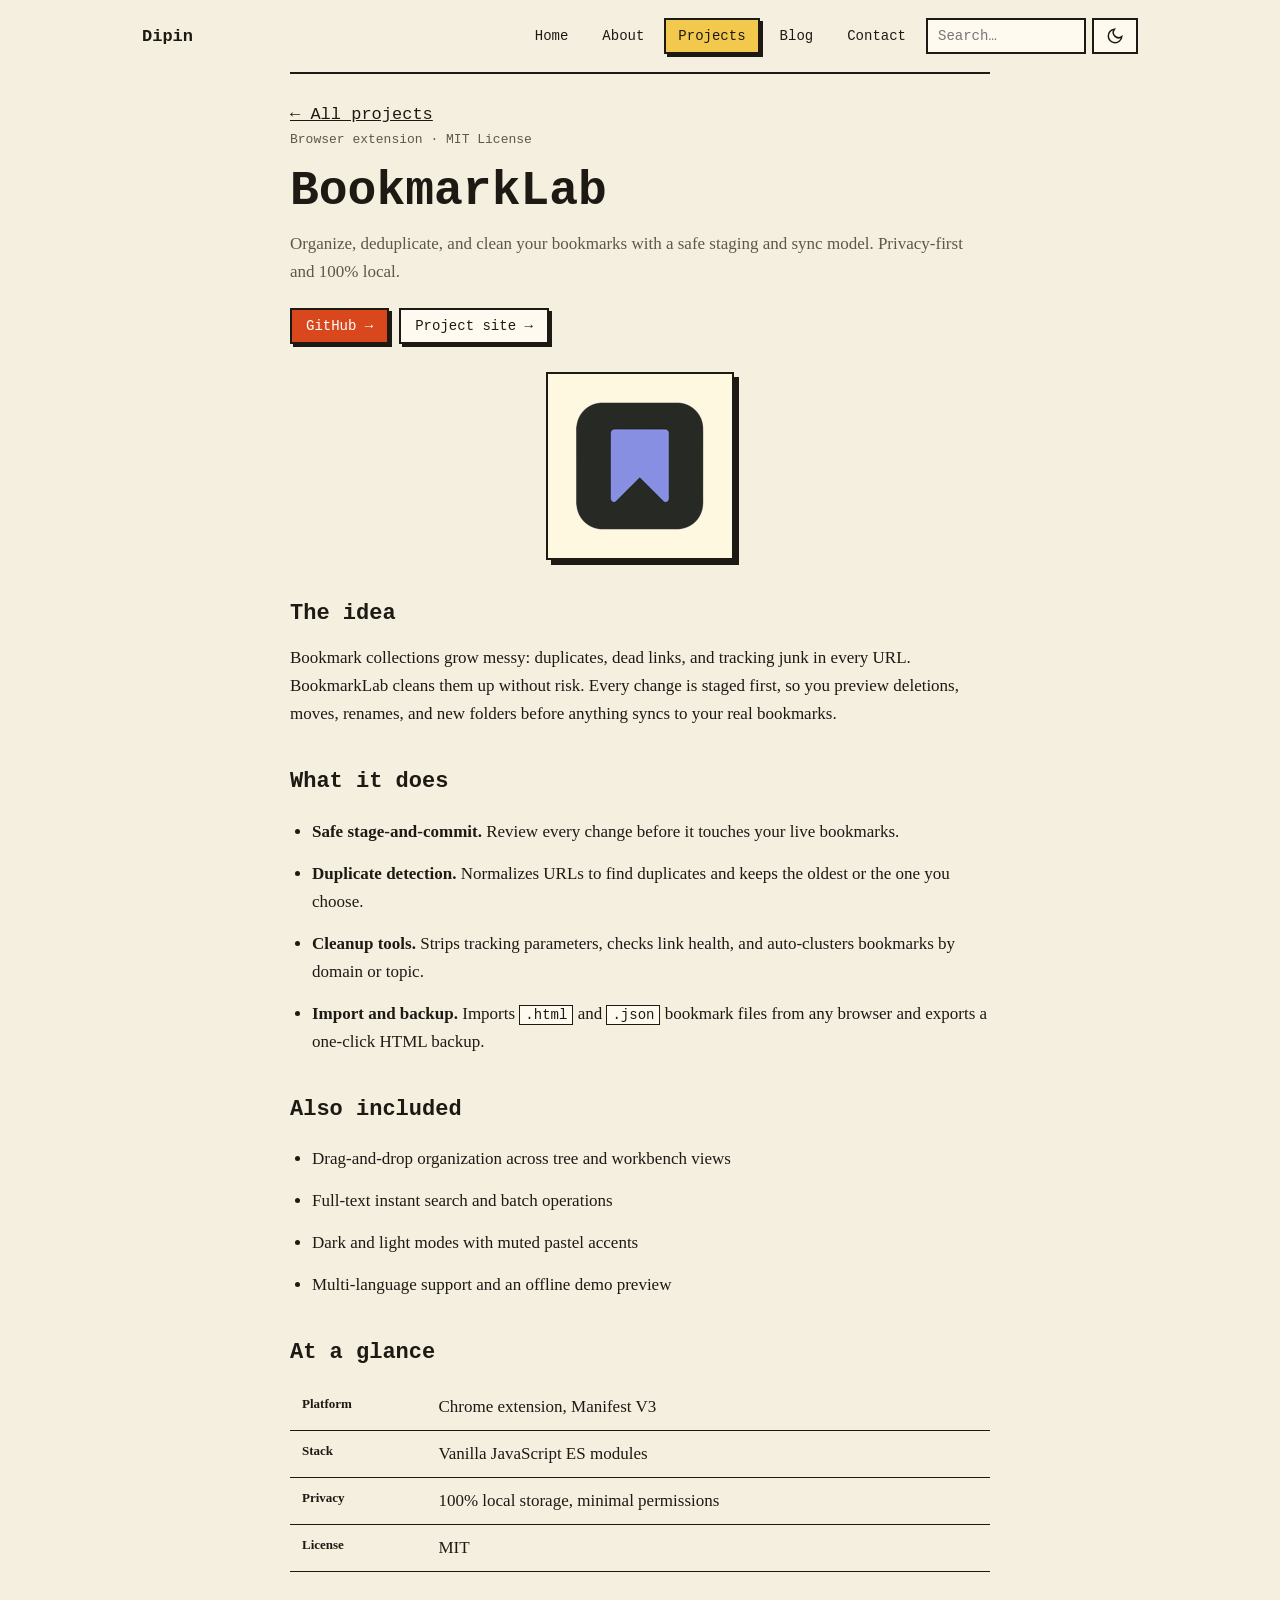
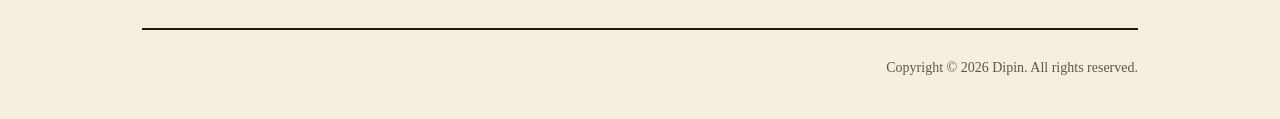
<file: projects/bookmarklab.html>
<!DOCTYPE html>
<html lang="en">
<head>
  <meta charset="utf-8">
  <meta name="viewport" content="width=device-width, initial-scale=1">
  <meta name="description" content="BookmarkLab: a privacy-first browser extension to organize, deduplicate, and clean bookmarks with a safe staging and sync model.">
  <title>BookmarkLab — Dipin Nair</title>
  <link rel="stylesheet" href="../assets/css/standalone.css">
  <link rel="stylesheet" href="../assets/css/header.css">
  <script src="../assets/js/search-index.js" defer></script>
  <script src="../assets/js/site.js" defer></script>
</head>
<body>
<div class="wrap">
  <header>
    <a class="logo" href="../index.html">Dipin</a>
    <nav id="nav" aria-label="Main navigation">
      <a href="../index.html">Home</a>
      <a href="../about/index.html">About</a>
      <a href="index.html" aria-current="page">Projects</a>
      <a href="../blog/index.html">Blog</a>
      <a href="../contact/index.html">Contact</a>
      <div class="search">
        <input id="q" type="search" placeholder="Search…" aria-label="Search the site" autocomplete="off">
        <ul id="results" hidden></ul>
      </div>
      <button class="theme-toggle" id="themeToggle" type="button" aria-label="Switch theme">
        <svg id="moonIcon" width="18" height="18" viewBox="0 0 24 24" fill="none" stroke="currentColor" stroke-width="2" aria-hidden="true"><path d="M21 12.8A9 9 0 1 1 11.2 3a7 7 0 0 0 9.8 9.8z"/></svg>
        <svg id="sunIcon" hidden width="18" height="18" viewBox="0 0 24 24" fill="none" stroke="currentColor" stroke-width="2" aria-hidden="true"><circle cx="12" cy="12" r="4"/><path d="M12 2v2M12 20v2M4.9 4.9l1.4 1.4M17.7 17.7l1.4 1.4M2 12h2M20 12h2M4.9 19.1l1.4-1.4M17.7 6.3l1.4-1.4"/></svg>
      </button>
    </nav>
  </header>
  <main>
    <article class="article">
      <a class="mono" href="index.html">← All projects</a>
      <p class="meta">Browser extension · MIT License</p>
      <h1>BookmarkLab</h1>
      <p class="dek">Organize, deduplicate, and clean your bookmarks with a safe staging and sync model. Privacy-first and 100% local.</p>

      <div class="actions">
        <a class="primary" href="https://github.com/dipinknair/bookmarklab-extension" target="_blank" rel="noopener noreferrer">GitHub →</a>
        <a href="https://dipinknair.github.io/bookmarklab-extension/" target="_blank" rel="noopener noreferrer">Project site →</a>
      </div>

      <figure class="logo-figure">
        <img src="../assets/images/projects/bookmarklab-icon.png" alt="BookmarkLab app icon" width="128" height="128">
      </figure>

      <h2>The idea</h2>
      <p>Bookmark collections grow messy: duplicates, dead links, and tracking junk in every URL. BookmarkLab cleans them up without risk. Every change is staged first, so you preview deletions, moves, renames, and new folders before anything syncs to your real bookmarks.</p>

      <h2>What it does</h2>
      <ul>
        <li><b>Safe stage-and-commit.</b> Review every change before it touches your live bookmarks.</li>
        <li><b>Duplicate detection.</b> Normalizes URLs to find duplicates and keeps the oldest or the one you choose.</li>
        <li><b>Cleanup tools.</b> Strips tracking parameters, checks link health, and auto-clusters bookmarks by domain or topic.</li>
        <li><b>Import and backup.</b> Imports <code>.html</code> and <code>.json</code> bookmark files from any browser and exports a one-click HTML backup.</li>
      </ul>

      <h2>Also included</h2>
      <ul>
        <li>Drag-and-drop organization across tree and workbench views</li>
        <li>Full-text instant search and batch operations</li>
        <li>Dark and light modes with muted pastel accents</li>
        <li>Multi-language support and an offline demo preview</li>
      </ul>

      <h2>At a glance</h2>
      <table>
        <tr><th>Platform</th><td>Chrome extension, Manifest V3</td></tr>
        <tr><th>Stack</th><td>Vanilla JavaScript ES modules</td></tr>
        <tr><th>Privacy</th><td>100% local storage, minimal permissions</td></tr>
        <tr><th>License</th><td>MIT</td></tr>
      </table>
    </article>
  </main>
  <footer>Copyright © <span id="year"></span> Dipin. All rights reserved.</footer>
</div>
</body>
</html>
</file>
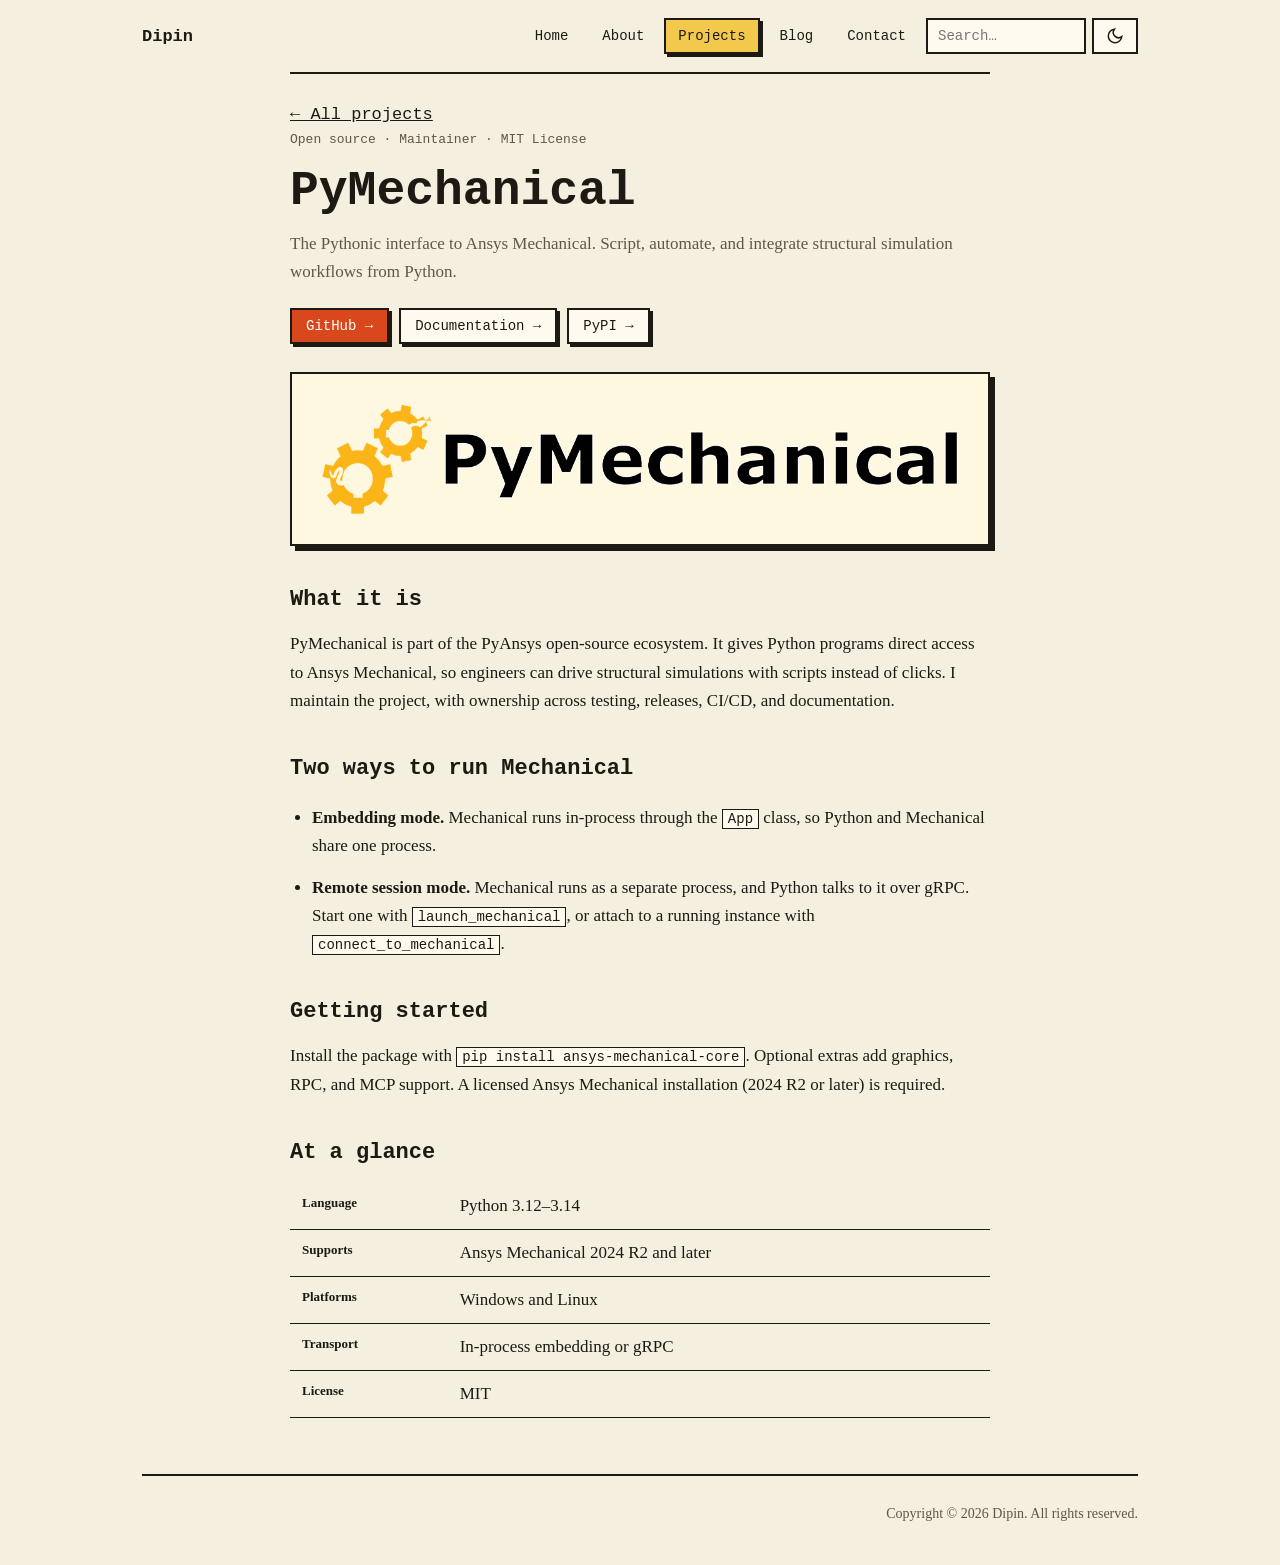
<file: projects/pymechanical.html>
<!DOCTYPE html>
<html lang="en">
<head>
  <meta charset="utf-8">
  <meta name="viewport" content="width=device-width, initial-scale=1">
  <meta name="description" content="PyMechanical: the Pythonic interface to Ansys Mechanical for scripting and automating structural simulation workflows.">
  <title>PyMechanical — Dipin Nair</title>
  <link rel="stylesheet" href="../assets/css/standalone.css">
  <link rel="stylesheet" href="../assets/css/header.css">
  <script src="../assets/js/search-index.js" defer></script>
  <script src="../assets/js/site.js" defer></script>
</head>
<body>
<div class="wrap">
  <header>
    <a class="logo" href="../index.html">Dipin</a>
    <nav id="nav" aria-label="Main navigation">
      <a href="../index.html">Home</a>
      <a href="../about/index.html">About</a>
      <a href="index.html" aria-current="page">Projects</a>
      <a href="../blog/index.html">Blog</a>
      <a href="../contact/index.html">Contact</a>
      <div class="search">
        <input id="q" type="search" placeholder="Search…" aria-label="Search the site" autocomplete="off">
        <ul id="results" hidden></ul>
      </div>
      <button class="theme-toggle" id="themeToggle" type="button" aria-label="Switch theme">
        <svg id="moonIcon" width="18" height="18" viewBox="0 0 24 24" fill="none" stroke="currentColor" stroke-width="2" aria-hidden="true"><path d="M21 12.8A9 9 0 1 1 11.2 3a7 7 0 0 0 9.8 9.8z"/></svg>
        <svg id="sunIcon" hidden width="18" height="18" viewBox="0 0 24 24" fill="none" stroke="currentColor" stroke-width="2" aria-hidden="true"><circle cx="12" cy="12" r="4"/><path d="M12 2v2M12 20v2M4.9 4.9l1.4 1.4M17.7 17.7l1.4 1.4M2 12h2M20 12h2M4.9 19.1l1.4-1.4M17.7 6.3l1.4-1.4"/></svg>
      </button>
    </nav>
  </header>
  <main>
    <article class="article">
      <a class="mono" href="index.html">← All projects</a>
      <p class="meta">Open source · Maintainer · MIT License</p>
      <h1>PyMechanical</h1>
      <p class="dek">The Pythonic interface to Ansys Mechanical. Script, automate, and integrate structural simulation workflows from Python.</p>

      <div class="actions">
        <a class="primary" href="https://github.com/ansys/pymechanical" target="_blank" rel="noopener noreferrer">GitHub →</a>
        <a href="https://mechanical.docs.pyansys.com" target="_blank" rel="noopener noreferrer">Documentation →</a>
        <a href="https://pypi.org/project/ansys-mechanical-core/" target="_blank" rel="noopener noreferrer">PyPI →</a>
      </div>

      <figure class="logo-figure">
        <img src="../assets/images/projects/pymechanical-logo.png" alt="PyMechanical logo" width="2047" height="366">
      </figure>

      <h2>What it is</h2>
      <p>PyMechanical is part of the PyAnsys open-source ecosystem. It gives Python programs direct access to Ansys Mechanical, so engineers can drive structural simulations with scripts instead of clicks. I maintain the project, with ownership across testing, releases, CI/CD, and documentation.</p>

      <h2>Two ways to run Mechanical</h2>
      <ul>
        <li><b>Embedding mode.</b> Mechanical runs in-process through the <code>App</code> class, so Python and Mechanical share one process.</li>
        <li><b>Remote session mode.</b> Mechanical runs as a separate process, and Python talks to it over gRPC. Start one with <code>launch_mechanical</code>, or attach to a running instance with <code>connect_to_mechanical</code>.</li>
      </ul>

      <h2>Getting started</h2>
      <p>Install the package with <code>pip install ansys-mechanical-core</code>. Optional extras add graphics, RPC, and MCP support. A licensed Ansys Mechanical installation (2024 R2 or later) is required.</p>

      <h2>At a glance</h2>
      <table>
        <tr><th>Language</th><td>Python 3.12–3.14</td></tr>
        <tr><th>Supports</th><td>Ansys Mechanical 2024 R2 and later</td></tr>
        <tr><th>Platforms</th><td>Windows and Linux</td></tr>
        <tr><th>Transport</th><td>In-process embedding or gRPC</td></tr>
        <tr><th>License</th><td>MIT</td></tr>
      </table>
    </article>
  </main>
  <footer>Copyright © <span id="year"></span> Dipin. All rights reserved.</footer>
</div>
</body>
</html>
</file>
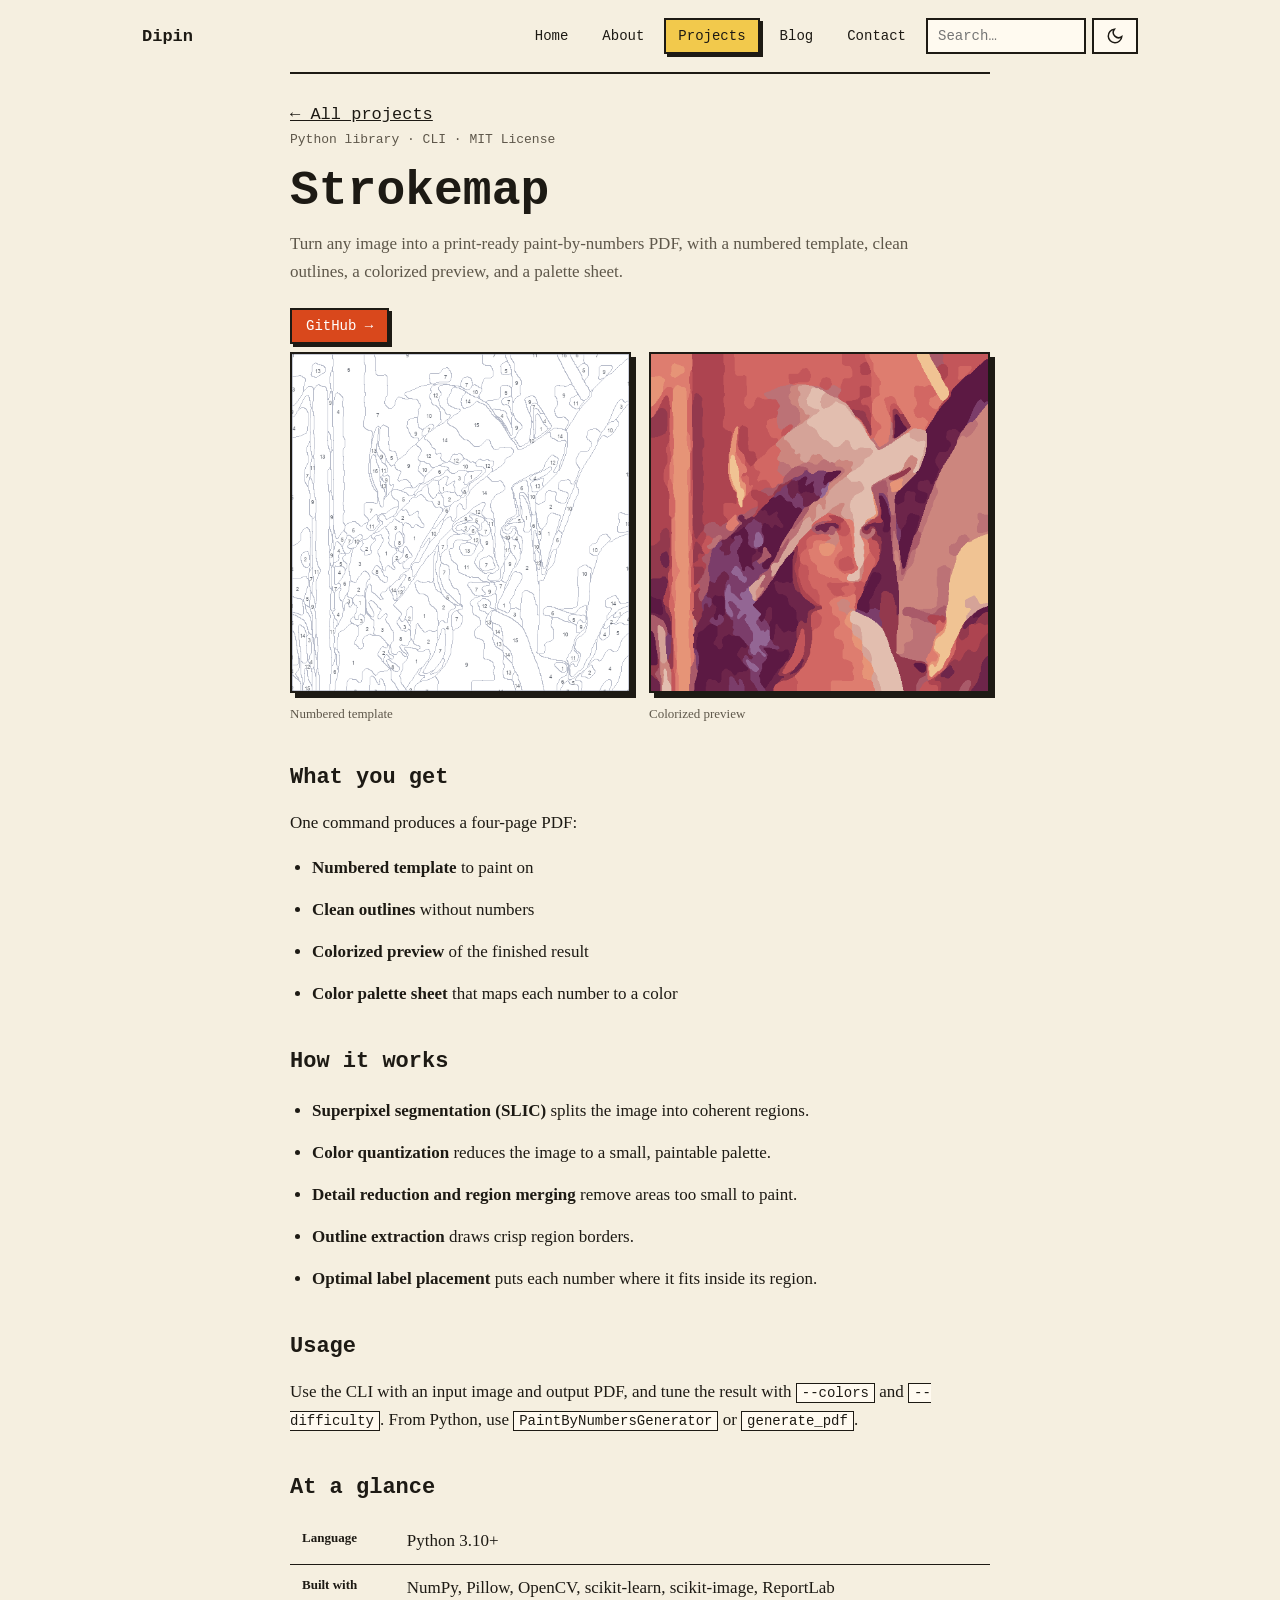
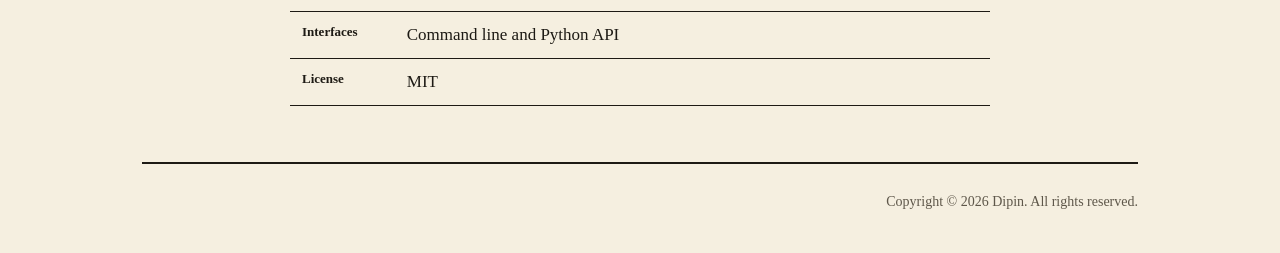
<file: projects/strokemap.html>
<!DOCTYPE html>
<html lang="en">
<head>
  <meta charset="utf-8">
  <meta name="viewport" content="width=device-width, initial-scale=1">
  <meta name="description" content="Strokemap: a Python library and CLI that turns any image into a print-ready paint-by-numbers PDF.">
  <title>Strokemap — Dipin Nair</title>
  <link rel="stylesheet" href="../assets/css/standalone.css">
  <link rel="stylesheet" href="../assets/css/header.css">
  <script src="../assets/js/search-index.js" defer></script>
  <script src="../assets/js/site.js" defer></script>
</head>
<body>
<div class="wrap">
  <header>
    <a class="logo" href="../index.html">Dipin</a>
    <nav id="nav" aria-label="Main navigation">
      <a href="../index.html">Home</a>
      <a href="../about/index.html">About</a>
      <a href="index.html" aria-current="page">Projects</a>
      <a href="../blog/index.html">Blog</a>
      <a href="../contact/index.html">Contact</a>
      <div class="search">
        <input id="q" type="search" placeholder="Search…" aria-label="Search the site" autocomplete="off">
        <ul id="results" hidden></ul>
      </div>
      <button class="theme-toggle" id="themeToggle" type="button" aria-label="Switch theme">
        <svg id="moonIcon" width="18" height="18" viewBox="0 0 24 24" fill="none" stroke="currentColor" stroke-width="2" aria-hidden="true"><path d="M21 12.8A9 9 0 1 1 11.2 3a7 7 0 0 0 9.8 9.8z"/></svg>
        <svg id="sunIcon" hidden width="18" height="18" viewBox="0 0 24 24" fill="none" stroke="currentColor" stroke-width="2" aria-hidden="true"><circle cx="12" cy="12" r="4"/><path d="M12 2v2M12 20v2M4.9 4.9l1.4 1.4M17.7 17.7l1.4 1.4M2 12h2M20 12h2M4.9 19.1l1.4-1.4M17.7 6.3l1.4-1.4"/></svg>
      </button>
    </nav>
  </header>
  <main>
    <article class="article">
      <a class="mono" href="index.html">← All projects</a>
      <p class="meta">Python library · CLI · MIT License</p>
      <h1>Strokemap</h1>
      <p class="dek">Turn any image into a print-ready paint-by-numbers PDF, with a numbered template, clean outlines, a colorized preview, and a palette sheet.</p>

      <div class="actions">
        <a class="primary" href="https://github.com/dipinknair/strokemap" target="_blank" rel="noopener noreferrer">GitHub →</a>
      </div>

      <div class="figure-pair">
        <figure>
          <img src="../assets/images/projects/strokemap-numbered.png" alt="Numbered paint-by-numbers template with outlined regions" width="512" height="512">
          <figcaption>Numbered template</figcaption>
        </figure>
        <figure>
          <img src="../assets/images/projects/strokemap-colorized.png" alt="Colorized preview of the finished painting" width="512" height="512">
          <figcaption>Colorized preview</figcaption>
        </figure>
      </div>

      <h2>What you get</h2>
      <p>One command produces a four-page PDF:</p>
      <ul>
        <li><b>Numbered template</b> to paint on</li>
        <li><b>Clean outlines</b> without numbers</li>
        <li><b>Colorized preview</b> of the finished result</li>
        <li><b>Color palette sheet</b> that maps each number to a color</li>
      </ul>

      <h2>How it works</h2>
      <ul>
        <li><b>Superpixel segmentation (SLIC)</b> splits the image into coherent regions.</li>
        <li><b>Color quantization</b> reduces the image to a small, paintable palette.</li>
        <li><b>Detail reduction and region merging</b> remove areas too small to paint.</li>
        <li><b>Outline extraction</b> draws crisp region borders.</li>
        <li><b>Optimal label placement</b> puts each number where it fits inside its region.</li>
      </ul>

      <h2>Usage</h2>
      <p>Use the CLI with an input image and output PDF, and tune the result with <code>--colors</code> and <code>--difficulty</code>. From Python, use <code>PaintByNumbersGenerator</code> or <code>generate_pdf</code>.</p>

      <h2>At a glance</h2>
      <table>
        <tr><th>Language</th><td>Python 3.10+</td></tr>
        <tr><th>Built with</th><td>NumPy, Pillow, OpenCV, scikit-learn, scikit-image, ReportLab</td></tr>
        <tr><th>Interfaces</th><td>Command line and Python API</td></tr>
        <tr><th>License</th><td>MIT</td></tr>
      </table>
    </article>
  </main>
  <footer>Copyright © <span id="year"></span> Dipin. All rights reserved.</footer>
</div>
</body>
</html>
</file>
<file: assets/css/home.css>
:root{color-scheme:light;--bg:#f5efe0;--card:#fffaf0;--ink:#1d1a14;--mute:#5e574a;--acc:#d9481c;--hl:#f2c94c;--line:#1d1a14;--logo:brightness(0);
box-sizing:border-box;padding-top:env(safe-area-inset-top,0px);padding-bottom:env(safe-area-inset-bottom,0px)}
:root[data-theme="dark"]{color-scheme:dark;--bg:#0f0d0a;--card:#1a1815;--ink:#f5efe0;--mute:#b8aea0;--acc:#ff8844;--hl:#6d5d1a;--line:#e8dcc8;--logo:brightness(0) invert(1)}
*{box-sizing:border-box}
html{scroll-padding-top:env(safe-area-inset-top,0px)}
body{margin:0;background:var(--bg);color:var(--ink);font:17px/1.65 Georgia,"Times New Roman",serif}
h1,h2,h3,.mono,nav,.btn,th,.tag,.meta{font-family:ui-monospace,"SF Mono",Menlo,Consolas,monospace}
a{color:inherit}
.wrap{max-width:1040px;margin:0 auto;padding:0 22px}
header{display:flex;justify-content:space-between;align-items:center;padding:18px 0;gap:12px;flex-wrap:wrap}
.logo{font-weight:700;text-decoration:none;font-family:ui-monospace,Menlo,monospace}
.logo small{margin-left:8px;font-weight:400;color:var(--mute);font-size:12px}
nav{display:flex;gap:6px;font-size:14px;flex-wrap:wrap}
nav a{text-decoration:none;padding:6px 12px;border:2px solid transparent}
nav a:hover{border-color:var(--line)}
nav a.on{border-color:var(--line);background:var(--hl);box-shadow:3px 3px 0 var(--line)}
.theme-toggle{font:14px ui-monospace,"SF Mono",Menlo,Consolas,monospace;padding:6px 12px;border:2px solid var(--line);background:var(--card);color:var(--ink);cursor:pointer;transition:.12s;display:flex;align-items:center;gap:6px}
.theme-toggle:hover{transform:scale(1.05)}
.theme-toggle:active{transform:scale(0.95)}
.theme-toggle [hidden]{display:none}
.search{position:relative}
.search input{font:14px ui-monospace,"SF Mono",Menlo,Consolas,monospace;padding:6px 10px;border:2px solid var(--line);background:var(--card);color:var(--ink);width:160px;border-radius:0}
.search input:focus{outline:3px solid var(--acc);outline-offset:2px}
#results{position:absolute;right:0;top:calc(100% + 8px);z-index:10;width:min(380px,90vw);margin:0;padding:0;list-style:none;background:var(--card);border:2px solid var(--line);box-shadow:5px 5px 0 var(--line)}
#results[hidden]{display:none}
#results li{border-bottom:1.5px solid var(--line)}
#results li:last-child{border-bottom:0}
#results a,#results .none{display:block;padding:10px 14px;text-decoration:none}
#results a:hover,#results a:focus{background:var(--hl);outline:none}
#results b{display:block;font-size:14px}
#results span{display:block;font:13.5px/1.5 Georgia,"Times New Roman",serif;color:var(--mute)}
#results mark{background:var(--hl);color:inherit}
@media(max-width:640px){.search{flex:1 1 100%;order:1}.search input{width:100%}#results{left:0;width:100%}}
.theme-toggle:focus-visible{outline:3px solid var(--acc);outline-offset:3px}
.hero{padding:52px 0 46px;border-top:2px solid var(--line)}
.hero h1{font-size:clamp(34px,6vw,62px);line-height:1.08;margin:12px 0 18px;letter-spacing:-.02em}
.hero h1 span{background:var(--hl);padding:0 8px}
.hero p{max-width:640px;font-size:19px;color:var(--mute)}
.ctas{display:grid;grid-template-columns:repeat(auto-fit,minmax(250px,1fr));gap:18px;margin-top:28px}
.btn{display:block;text-decoration:none;border:2px solid var(--line);background:var(--card);padding:15px 20px;box-shadow:5px 5px 0 var(--line);transition:.12s}
.btn:hover{transform:translate(3px,3px);box-shadow:2px 2px 0 var(--line)}
.btn small{display:block;font-size:12px;color:var(--mute);letter-spacing:.04em;text-transform:uppercase}
.btn b{font-size:17px}
.btn.pri{background:var(--acc);color:#fff}.btn.pri small{color:#ffe3d8}
.tag{display:inline-block;font-size:12px;border:1.5px solid var(--line);padding:2px 10px;background:var(--card)}
.tag.y{background:var(--hl)}
section{padding:48px 0;border-top:2px solid var(--line)}
.sh{display:flex;justify-content:space-between;align-items:baseline;gap:12px;flex-wrap:wrap;margin-bottom:6px}
h2{font-size:clamp(24px,3.4vw,34px);margin:0 0 8px;letter-spacing:-.01em}
.sh a{font-family:ui-monospace,Menlo,monospace;font-size:14px}
.lead{color:var(--mute);max-width:680px;margin:0 0 26px}
.grid{display:grid;grid-template-columns:repeat(auto-fit,minmax(285px,1fr));gap:22px}
.card{border:2px solid var(--line);background:var(--card);padding:0;box-shadow:5px 5px 0 var(--line);display:flex;flex-direction:column;text-decoration:none}
a.card{transition:.12s}a.card:hover{transform:translate(3px,3px);box-shadow:2px 2px 0 var(--line)}
.card .body{padding:18px 20px 20px}
.card h3{margin:8px 0 6px;font-size:17px;line-height:1.35}
.card p{margin:0;color:var(--mute);font-size:15.5px}
.thumb{height:150px;border-bottom:2px solid var(--line);display:flex;align-items:center;justify-content:center;font:700 13px ui-monospace,Menlo,monospace;color:#1d1a14;background:
repeating-linear-gradient(45deg,transparent 0 12px,rgba(29,26,20,.07) 12px 14px),var(--c,#f2c94c)}
.mini-row{display:grid;grid-template-columns:repeat(3,1fr);gap:18px}
.mini-row .thumb{height:110px;padding:14px}
.mini-row .thumb img{display:block;max-width:100%;max-height:82px;width:auto;height:auto;object-fit:contain}
.mini-row .body{padding:12px 14px 14px}
.mini-row h3{margin:0 0 4px;font-size:16px}
.mini-row p{font-size:14.5px;line-height:1.45}
@media(max-width:640px){.mini-row{grid-template-columns:none;grid-auto-flow:column;grid-auto-columns:75%;overflow-x:auto;scroll-snap-type:x mandatory;padding:0 6px 10px 0}.mini-row .card{scroll-snap-align:start}}
.ico{font-size:26px;color:var(--acc);line-height:1}
.pad{padding:22px}
.meta{font-size:12.5px;color:var(--mute)}
.tags{display:flex;gap:6px;flex-wrap:wrap;margin-top:12px}
.about{display:grid;grid-template-columns:240px 1fr;gap:32px;align-items:start}
.avatar{display:block;width:100%;height:auto;aspect-ratio:1;object-fit:cover;border:2px solid var(--line);box-shadow:5px 5px 0 var(--line);background:var(--hl)}
@media(max-width:640px){.about{grid-template-columns:1fr}.avatar{max-width:200px}}
.about p{margin:0 0 14px}
.stats{display:grid;grid-template-columns:repeat(auto-fit,minmax(150px,1fr));gap:16px;margin-top:8px}
.stat{border:2px solid var(--line);background:var(--card);padding:14px 16px;box-shadow:4px 4px 0 var(--line)}
.stat b{display:block;font:700 28px ui-monospace,Menlo,monospace;color:var(--acc)}
.stat span{font-size:13.5px;color:var(--mute)}
.job{border:2px solid var(--line);background:var(--card);margin-bottom:18px;box-shadow:5px 5px 0 var(--line)}
.job summary{cursor:pointer;list-style:none;padding:16px 22px;display:flex;justify-content:space-between;gap:14px;flex-wrap:wrap;align-items:center}
.job summary::-webkit-details-marker{display:none}
.job summary b{font-family:ui-monospace,Menlo,monospace;font-size:17px;display:block}
.job summary span{color:var(--mute);font-size:15px}
.co{display:flex;align-items:center;gap:16px}
.co img{width:72px;height:32px;object-fit:contain;flex:none;filter:var(--logo)}
.job[open] summary{border-bottom:2px solid var(--line)}
.job ul{margin:0;padding:16px 22px 18px 42px;color:var(--mute);font-size:15.5px}
.job li{margin-bottom:7px}
.post{display:grid;grid-template-columns:130px 1fr auto;gap:18px;align-items:center;padding:16px 0;border-bottom:1.5px solid var(--line);text-decoration:none}
.post.nodate{grid-template-columns:1fr auto}
.post:first-child{border-top:1.5px solid var(--line)}
.post:hover h3{color:var(--acc)}
.post h3{margin:0 0 4px;font-size:18px}.post p{margin:0;color:var(--mute);font-size:15.5px}
@media(max-width:640px){.post,.post.nodate{grid-template-columns:1fr;gap:6px}.post .tag{justify-self:start}}
.chips{display:flex;gap:10px;flex-wrap:wrap;margin-bottom:26px}
.chip{font:13px ui-monospace,Menlo,monospace;border:2px solid var(--line);padding:4px 14px;background:var(--card);cursor:pointer}
.chip.on{background:var(--ink);color:var(--bg)}
.note{font-size:13px;color:var(--mute);margin-top:14px}
.article{max-width:700px;margin:0 auto;padding:44px 0 56px;border-top:2px solid var(--line)}
.article .back{font:14px ui-monospace,Menlo,monospace}
.article h1{font-size:clamp(28px,4.6vw,44px);line-height:1.15;margin:8px 0 14px;letter-spacing:-.02em}
.article .dek{font-size:19px;color:var(--mute);margin:0 0 30px}
.article h2{font-size:22px;margin:40px 0 12px}
.article h3{font-size:16px;margin:24px 0 6px}
.article p,.article li{margin:0 0 14px}
.article ul{padding-left:22px}
.article .does{list-style:none;padding:0}
.does li{display:flex;gap:16px;align-items:flex-start}
.does img{flex:none;margin-top:2px;filter:var(--logo)}
.article figure{margin:30px 0}
.article figure img{display:block;width:100%;height:auto;border:2px solid var(--line);box-shadow:5px 5px 0 var(--line)}
.article figcaption{font-size:13px;color:var(--mute);margin-top:12px}
.spec{width:100%;border-collapse:collapse;font-size:15.5px}
.spec th,.spec td{text-align:left;padding:9px 12px;border-bottom:1.5px solid var(--line);vertical-align:top}
.spec th{font-size:13px;font-weight:700;white-space:nowrap}
.article code{font:14px ui-monospace,Menlo,monospace;background:var(--card);border:1px solid var(--line);padding:1px 5px}
footer{border-top:2px solid var(--line);padding:26px 0 40px;text-align:right;font-size:14px;color:var(--mute)}
</file>
<file: assets/css/header.css>
:root[data-theme="light"] {
  color-scheme: light;
  --bg: #f5efe0;
  --card: #fffaf0;
  --ink: #1d1a14;
  --mute: #5e574a;
  --acc: #d9481c;
  --accent: #d9481c;
  --hl: #f2c94c;
  --highlight: #f2c94c;
  --line: #1d1a14;
  --logo: brightness(0);
}
:root[data-theme="dark"] {
  color-scheme: dark;
  --bg: #0f0d0a;
  --card: #1a1815;
  --ink: #f5efe0;
  --mute: #b8aea0;
  --acc: #ff8844;
  --accent: #ff8844;
  --hl: #6d5d1a;
  --highlight: #6d5d1a;
  --line: #e8dcc8;
  --logo: brightness(0) invert(1);
}
header { display: flex; justify-content: space-between; align-items: center; padding: 18px 0; gap: 12px; flex-wrap: wrap; }
nav { display: flex; align-items: center; gap: 6px; font: 14px ui-monospace, "SF Mono", Menlo, Consolas, monospace; flex-wrap: wrap; }
/* One shared height keeps links, search box and theme button on the same baseline. */
#nav > a, .search input, .theme-toggle { box-sizing: border-box; height: 36px; line-height: 1; }
#nav > a { display: inline-flex; align-items: center; text-decoration: none; padding: 0 12px; border: 2px solid transparent; }
#nav > a:hover { border-color: var(--line); }
#nav > a.on, #nav > a[aria-current="page"] { border-color: var(--line); background: var(--hl, var(--highlight)); box-shadow: 3px 3px 0 var(--line); }
.theme-toggle { font: 14px ui-monospace, "SF Mono", Menlo, Consolas, monospace; padding: 0 12px; border: 2px solid var(--line); background: var(--card); color: var(--ink); cursor: pointer; transition: .12s; display: flex; align-items: center; justify-content: center; gap: 6px; }
.theme-toggle:hover { transform: scale(1.05); background: var(--card); color: var(--ink); }
.theme-toggle:active { transform: scale(.95); }
.theme-toggle [hidden] { display: none; }
.theme-toggle:focus-visible { outline: 3px solid var(--acc, var(--accent)); outline-offset: 3px; }
.search { position: relative; }
.search { display: flex; }
.search input { font: 14px ui-monospace, "SF Mono", Menlo, Consolas, monospace; padding: 0 10px; border: 2px solid var(--line); background: var(--card); color: var(--ink); width: 160px; border-radius: 0; }
.search input:focus { outline: 3px solid var(--acc, var(--accent)); outline-offset: 2px; }
#results { position: absolute; right: 0; top: calc(100% + 8px); z-index: 10; width: min(380px, 90vw); margin: 0; padding: 0; list-style: none; background: var(--card); border: 2px solid var(--line); box-shadow: 5px 5px 0 var(--line); }
#results[hidden] { display: none; }
#results li { border-bottom: 1.5px solid var(--line); }
#results li:last-child { border-bottom: 0; }
#results a, #results .none { display: block; padding: 10px 14px; text-decoration: none; border: 0; }
#results a:hover, #results a:focus { background: var(--hl, var(--highlight)); outline: none; }
#results b { display: block; font-size: 14px; }
#results span { display: block; font: 13.5px/1.5 Georgia, "Times New Roman", serif; color: var(--mute); }
#results mark { background: var(--hl, var(--highlight)); color: inherit; }
@media (max-width: 640px) {
  .search { flex: 1 1 100%; order: 1; }
  .search input { width: 100%; }
  #results { left: 0; width: 100%; }
}
</file>
<file: assets/css/standalone.css>
:root {
  color-scheme: light;
  --bg: #f5efe0;
  --card: #fffaf0;
  --ink: #1d1a14;
  --mute: #5e574a;
  --accent: #d9481c;
  --highlight: #f2c94c;
  --line: #1d1a14;
}

* { box-sizing: border-box; }
body { margin: 0; background: var(--bg); color: var(--ink); font: 17px/1.65 Georgia, "Times New Roman", serif; }
a { color: inherit; }
h1, h2, h3, nav, .mono, .tag, .meta, button { font-family: ui-monospace, "SF Mono", Menlo, Consolas, monospace; }
.wrap { max-width: 1040px; margin: 0 auto; padding: 0 22px; }
header { display: flex; justify-content: space-between; align-items: center; gap: 12px; flex-wrap: wrap; padding: 18px 0; }
.logo { font: 700 17px ui-monospace, Menlo, monospace; text-decoration: none; }
nav { display: flex; gap: 6px; flex-wrap: wrap; font-size: 14px; }
nav a { padding: 6px 12px; text-decoration: none; border: 2px solid transparent; }
nav a:hover, nav a[aria-current="page"] { border-color: var(--line); background: var(--highlight); }
.hero { padding: 36px 0 24px; border-top: 2px solid var(--line); }
h1 { margin: 10px 0; font-size: clamp(30px, 5vw, 48px); line-height: 1.15; }
h1 span { background: var(--highlight); padding: 0 6px; }
h2 { font-size: 22px; }
.lead, .dek { max-width: 680px; color: var(--mute); }
.tag { display: inline-block; padding: 2px 10px; border: 1.5px solid var(--line); background: var(--card); font-size: 12px; }
.tag.highlight { background: var(--highlight); }
.meta { color: var(--mute); font-size: 13px; }
.grid { display: grid; grid-template-columns: repeat(auto-fit, minmax(min(100%, 285px), 1fr)); gap: 22px; padding: 18px 0 40px; }
.card { display: flex; flex-direction: column; border: 2px solid var(--line); background: var(--card); box-shadow: 5px 5px 0 var(--line); text-decoration: none; }
.card[hidden] { display: none; }
.card:hover { transform: translate(2px, 2px); box-shadow: 3px 3px 0 var(--line); }
.body { padding: 18px 20px 20px; }
.card h2, .card h3 { margin: 8px 0 6px; font-size: 17px; }
.card p { margin: 0; color: var(--mute); }
.chips, .tags { display: flex; gap: 8px; flex-wrap: wrap; }
.chips { margin: 10px 0; }
button { padding: 6px 12px; border: 2px solid var(--line); background: var(--card); color: var(--ink); cursor: pointer; }
button[aria-pressed="true"], button:hover { background: var(--ink); color: var(--bg); }
.thumb { display: grid; height: 160px; place-items: center; padding: 16px; border-bottom: 2px solid var(--line); background: var(--tile, var(--highlight)); color: #1d1a14; font: 700 16px ui-monospace, Menlo, monospace; }
.thumb img { display: block; max-width: 100%; max-height: 128px; width: auto; height: auto; object-fit: contain; }
.actions { display: flex; gap: 10px; flex-wrap: wrap; margin: 22px 0 8px; }
.actions a { padding: 8px 14px; border: 2px solid var(--line); background: var(--card); box-shadow: 3px 3px 0 var(--line); text-decoration: none; font: 14px ui-monospace, Menlo, monospace; }
.actions a:hover { transform: translate(2px, 2px); box-shadow: 1px 1px 0 var(--line); }
.actions a.primary { background: var(--accent); color: #fff; }
.article figure.logo-figure img { width: auto; max-width: 100%; margin: 0 auto; padding: 28px; background: #fff8e1; }
.figure-pair { display: grid; grid-template-columns: repeat(auto-fit, minmax(min(100%, 240px), 1fr)); gap: 18px; }
.figure-pair figure { margin: 0; }
.tags { margin-top: 12px; }
.article { max-width: 700px; margin: 0 auto; padding: 26px 0 56px; border-top: 2px solid var(--line); }
.article h2 { margin: 36px 0 12px; }
.article h3 { margin: 24px 0 6px; font-size: 16px; }
.article p, .article li { margin: 0 0 14px; }
.article ul { padding-left: 22px; }
.article .does { padding: 0; list-style: none; }
.does li { display: flex; align-items: flex-start; gap: 14px; }
.does img { flex: none; width: 28px; height: 28px; }
figure { margin: 28px 0; }
figure img { display: block; width: 100%; height: auto; border: 2px solid var(--line); box-shadow: 5px 5px 0 var(--line); }
figcaption, .note { margin-top: 10px; color: var(--mute); font-size: 13px; }
table { width: 100%; border-collapse: collapse; }
th, td { padding: 9px 12px; border-bottom: 1.5px solid var(--line); text-align: left; vertical-align: top; }
th { font-size: 13px; }
code { padding: 1px 5px; border: 1px solid var(--line); background: var(--card); font: 14px ui-monospace, Menlo, monospace; }
footer { padding: 26px 0 40px; border-top: 2px solid var(--line); color: var(--mute); text-align: right; font-size: 14px; }
</file>
